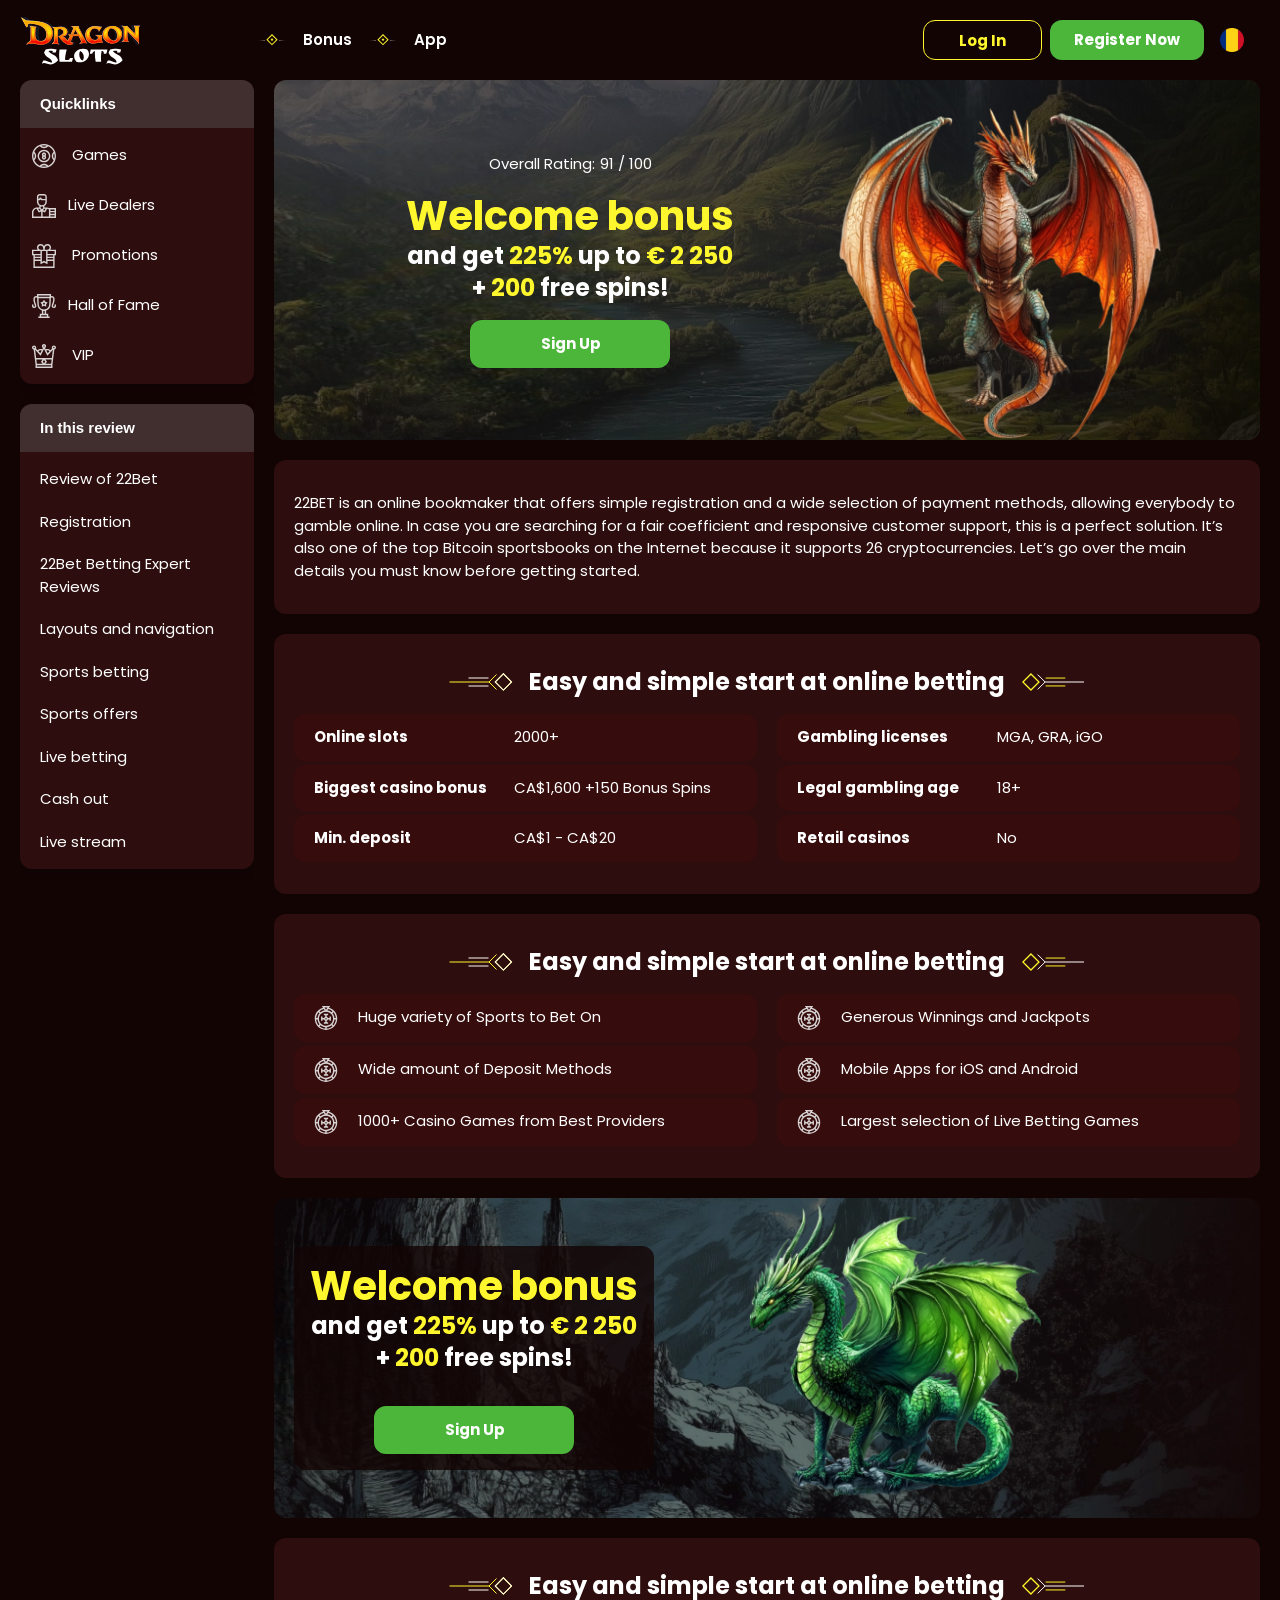
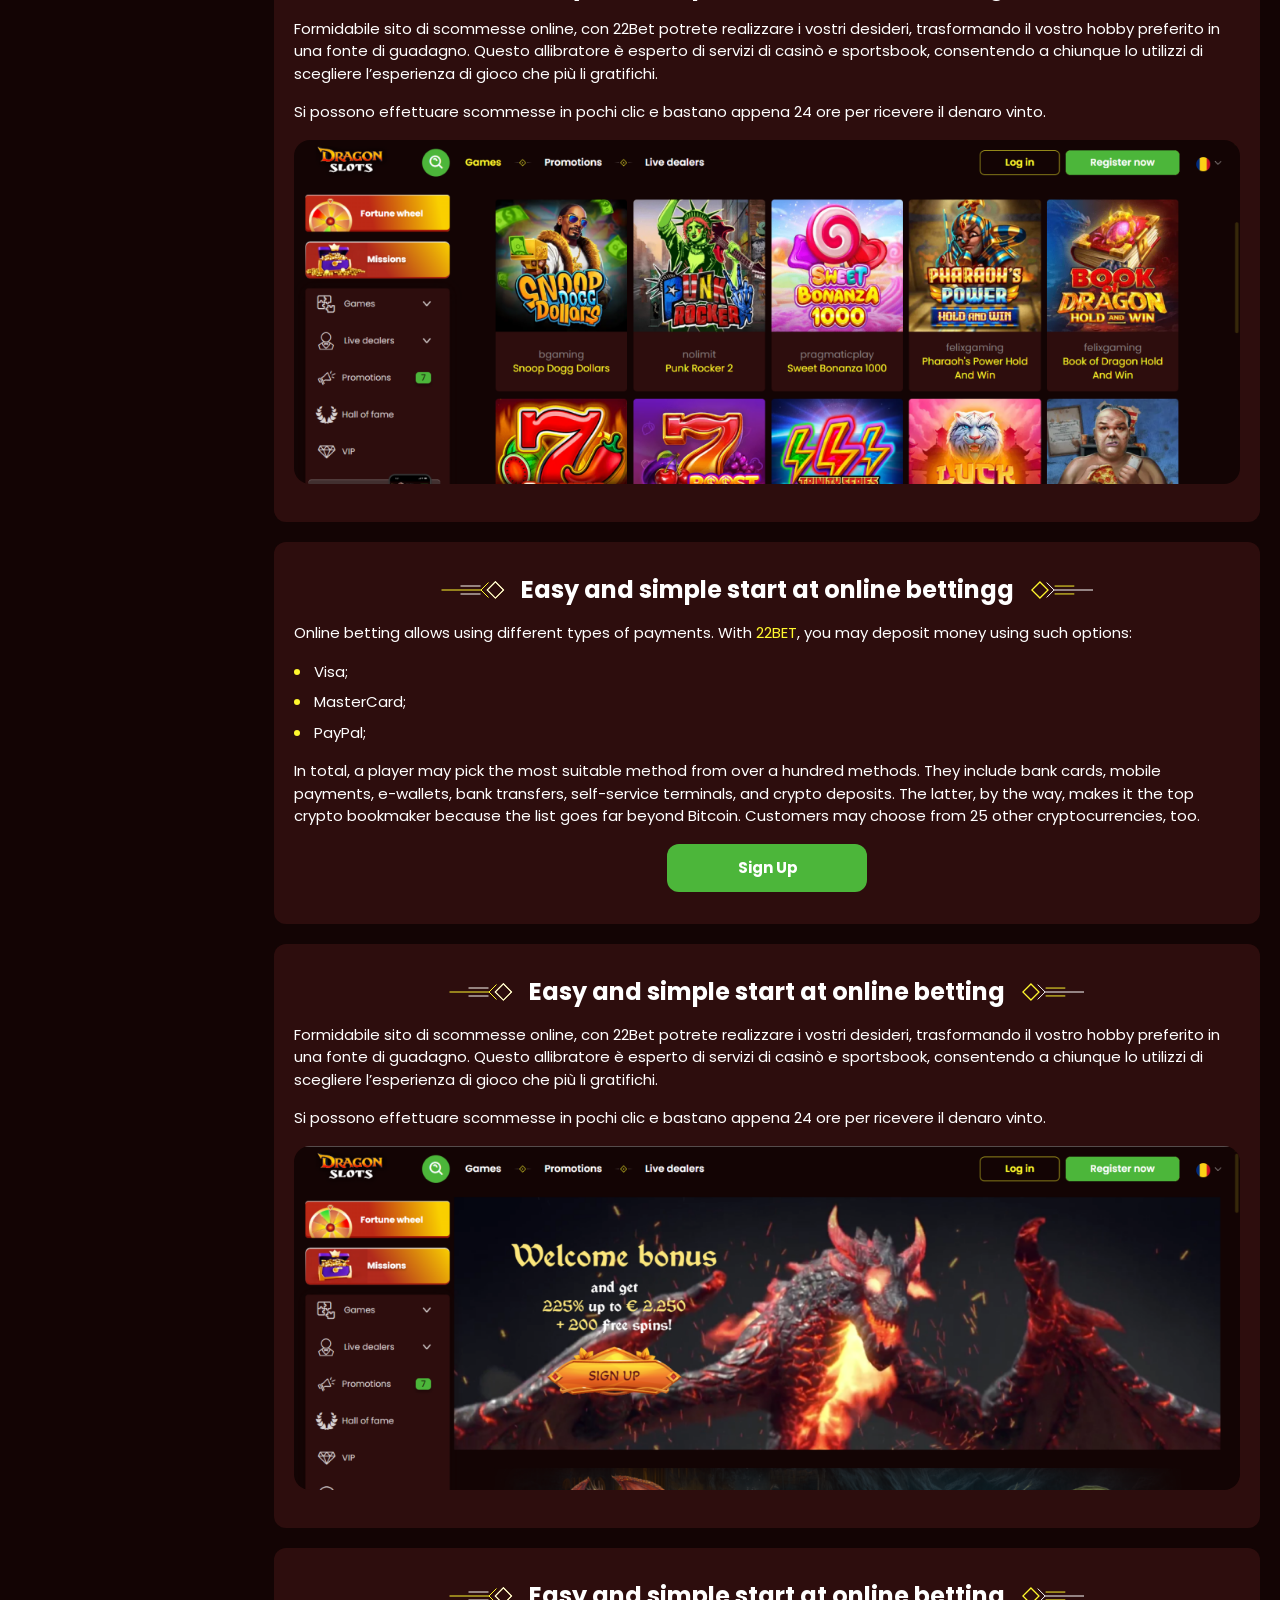
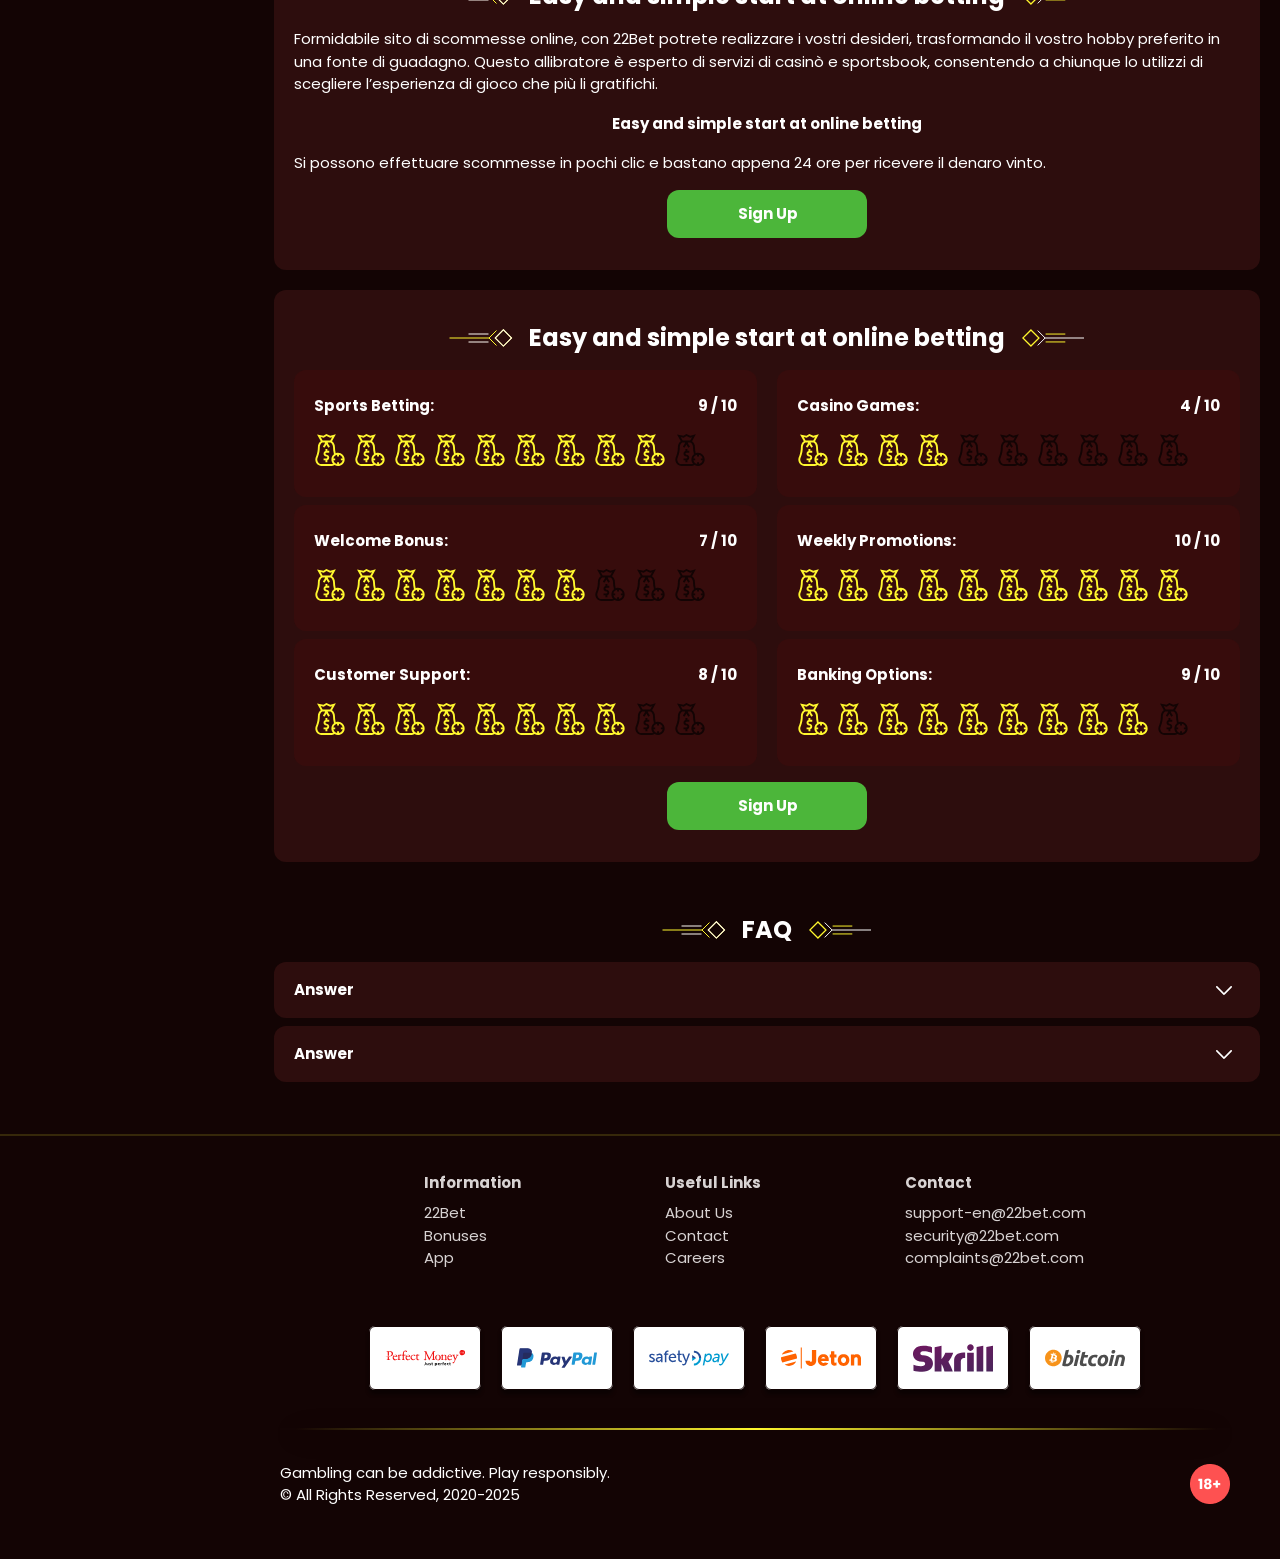
<file: index.html>
<!DOCTYPE html>
<html lang="ro">
  <head>
    <meta charset="UTF-8" />
    <meta name="viewport" content="width=device-width, initial-scale=1.0" />
    <title>Dragon-Slots</title>
    <meta name="description" content />
    <meta property="og:site_name" content />
    <meta property="og:title" content />
    <meta property="og:type" content="website" />
    <meta property="og:url" content="http://dragonslotsromania.com/" />
    <meta property="og:image" content />
    <meta property="og:image:alt" content />
    <meta property="og:locale" content="ro" />
    <meta property="og:description" content />
    <link rel="preconnect" href="https://fonts.googleapis.com" />
    <link rel="preconnect" href="https://fonts.gstatic.com" crossorigin />
    <link href="https://fonts.googleapis.com/css2?family=Akaya+Kanadaka&family=Poppins:wght@100;200;300;400;500;600;700;800;900&display=swap" rel="stylesheet">

    <link rel="stylesheet" href="./css/reset.css" />
    <link rel="stylesheet" href="./css/main.css">
    <link rel="stylesheet" href="./css/media.css">
    <link rel="icon" href="./images/vector.png" type="image/x-icon" />
    <script
      src="https://code.jquery.com/jquery-3.6.1.min.js"
      integrity="sha256-o88AwQnZB+VDvE9tvIXrMQaPlFFSUTR+nldQm1LuPXQ="
      crossorigin="anonymous"
    ></script>
  </head>
  <body>
    <header class="header">
      <section class="content header__content">
        <a href="./index.html" class="logo header__logo"
          ><img src="./images/logo.svg" alt="logo" title=""
        /></a>
        <button class="header__btn-menu">
          <svg
            width="16px"
            height="16px"
            viewBox="0 0 16 16"
            xmlns="http://www.w3.org/2000/svg"
          >
            <rect y="0" width="16" height="3" rx="1.5"></rect>
            <rect y="6.5" width="16" height="3" rx="1.5"></rect>
            <rect y="13" width="16" height="3" rx="1.5"></rect>
          </svg>
        </button>
        <nav class="menu header__menu">
          <ul class="header__menu-list">
            <li><a href="./bonus.html">Bonus</a></li>
            <li><a href="./app.html">App</a></li>
            
          </ul>
          <div class="header__btn">
            <a
              href="#"
              class="header__button header__button-login header__btn-login"
              >Log in
            </a>
            <a
              href="#"
              class="header__button header__button-signin header__btn-signin"
              >Register now</a
            >
          </div>
        </nav>
        <a href="#" class="header__button header__button-login">Log in </a>
        <a href="#" class="header__button header__button-signin">Register now</a>

        <a class="header__country" href="#">
          <span><img src="./images/flag.png" alt="Flag" title /></span>
        </a>
      </section>
    </header>
 <main class="main">
        <aside class="sidebar-wrapper">
            <section class="sidebar">
              <nav class="menu sidebar__menu">
                 <button class="sidebar__menu-button">
                  Quicklinks
                </button>
                <ul>
                    <li >
                        <a href="#" ><img src="./images/games.svg" alt=" Games"  title/> Games </a>
                      </li>
                      <li >
                        <a href="#" ><img src="./images/live.svg" alt="Live Dealers"  title/>Live Dealers</a>
                      </li>
                      <li >
                        <a href="#" > <img  src="./images/promotions.svg"  alt="Promotions"  title/> Promotions</a>
                      </li>     
                      
                      <li >
                        <a href="#" ><img src="./images/hall.svg" alt="Hall of Fame" title>Hall of Fame</a>
                      </li>
                      <li >
                        <a href="" > <img src="./images/vip.svg" alt="vip" title/> VIP</a>
                      </li>
                    
                </ul>
              </nav>
    
              <div class="sidebar__wrap">
                <button class="sidebar__links-button">
                 In this review
                </button>
                <div class="sidebar__links">
                  <ul class="sidebar__links-list">
                      <li ><a  href="#" title>Review of 22Bet</a></li>
                      <li ><a  href="#" title>Registration</a></li>
                      <li ><a  href="#" title>22Bet Betting Expert Reviews</a></li>
                      <li ><a  href="#" title>Layouts and navigation</a></li>
                      <li ><a  href="#" title>Sports betting</a></li>
                      <li ><a  href="#" title>Sports offers</a></li>
                      <li ><a  href="#" title>Live betting</a></li>
                      <li ><a  href="#" title>Cash out</a></li>
                      <li ><a  href="#" title>Live stream</a></li>
                  </ul>
                </div>
              </div>
            </section>
          </aside>
    
          <section class="content__wrapper">
            <section class="content hero hero__content">
              <div class="background hero__background">
                <img src="./images/main/bg-main.png" alt="hero" title />
              </div>
    
              <div class="hero__data">
                <div
                  class="hero__rating"
                  itemscope
                  itemtype="http://schema.org/Game"
                >
                  <p>Overall Rating:</p>
                  <meta itemprop="name" content="http://dragonslotsromania.com/" />
                  <span
                    itemprop="aggregateRating"
                    itemscope
                    itemtype="http://schema.org/AggregateRating"
                  >
                    <span itemprop="ratingValue"> 91 </span>
                    <span> / </span>
                    <span itemprop="bestRating"> 100 </span>
                    <meta itemprop="reviewCount" content="100" />
                  </span>
                </div>
                <h1 class="title general hero__title">
                  Welcome bonus </br>
<strong>and get <span>225%</span> up to <span>€ 2 250</span> </br>
+ <span>200</span> free spins!</strong>
                </h1>
                
    
                <a href="#" class="button hero__button">Sign up</a>
              </div>
            </section>
            <section class="content page-nav">
              <div class="page-nav-button sidebar__links-button">
            In this review
              </div>
              <ul class="page-nav-list sidebar__links-list">
               
                <li ><a  href="#" title>Review of 22Bet</a></li>
                <li ><a  href="#" title>Registration</a></li>
                <li ><a  href="#" title>22Bet Betting Expert Reviews</a></li>
                <li ><a  href="#" title>Layouts and navigation</a></li>
                <li ><a  href="#" title>Sports betting</a></li>
                <li ><a  href="#" title>Sports offers</a></li>
                <li ><a  href="#" title>Live betting</a></li>
                <li ><a  href="#" title>Cash out</a></li>
                <li ><a  href="#" title>Live stream</a></li>
              </ul>
            </section>
            <section class="content article ">
          
                <p >
                  22BET is an online bookmaker that offers simple registration and a wide selection of payment methods, allowing everybody to gamble online. In case you are searching for a fair coefficient and responsive customer support, this is a perfect solution. It’s also one of the top Bitcoin sportsbooks on the Internet because it supports 26 cryptocurrencies. Let’s go over the main details you must know before getting started.
                </p>
                
              </section> 
              <section class="content features">
              
                <div class="features__list features__table"> 
                  <h2 class="title high faatures__title">Easy and simple start at online betting</h2>
                    <table>
                      <tbody>
                        <tr>
                          <td>Online slots</td>
                          <td>2000+</td>
                        </tr>
                        <tr>
                          <td>Biggest casino bonus</td>
                          <td>CA$1,600 +150 Bonus Spins</td>
                        </tr>
                        <tr>
                          <td>Min. deposit</td>
                          <td>CA$1 - CA$20</td>
                        </tr>
                      </tbody>
                      <tbody>
                        <tr>
                          <td>Gambling licenses</td>
                          <td>MGA, GRA, iGO</td>
                        </tr>
                        <tr>
                          <td>Legal gambling age</td>
                          <td>18+</td>
                        </tr>
                        <tr>
                          <td>Retail casinos</td>
                          <td>No</td>
                        </tr>
                      </tbody>
                    </table>
                    
                 
                   
                    
             </section> 
                <section class="content features">
             
                <div class="features__list features__table"> 
                 
             <h2 class="title high faatures__title">Easy and simple start at online betting</h2>
                       <div class="features__list-content">
                        <ul class="features__list-item features__item">
                         <li >Huge variety of Sports to Bet On</li>
                         <li >Wide amount of Deposit Methods</li>
                         <li >1000+ Casino Games from Best Providers</li>
                       </ul>
                       <ul class="features__list-item features__item">
                         <li >Generous Winnings and Jackpots</li>
                         <li >Mobile Apps for iOS and Android</li>
                         <li >Largest selection of Live Betting Games</li>
                     </ul>
                       </div>
                   
                    </div>
                    
             </section> 
          
             <section class="content banner">
          <div class="background banner__background">
            <img src="./images/main/banner-main.png" alt="banner" title />
          </div>
          <div class="banner__info">
            <h2 class=" title high  banner__title-main"> Welcome bonus </br>
<strong>and get <span>225%</span> up to <span>€ 2 250</span> </br>
+ <span>200</span> free spins!</strong></h2>
                
                <a href="#" class="button banner__button ">Sign up</a>
          </div>
        </section>
             <section class=" content article">
                <h2 class="article__title high title">Easy and simple start at online betting</h2>
                
                <p class="">
                  Formidabile sito di scommesse online, con 22Bet potrete realizzare i
                  vostri desideri, trasformando il vostro hobby preferito in una fonte
                  di guadagno. Questo allibratore è esperto di servizi di casinò e
                  sportsbook, consentendo a chiunque lo utilizzi di scegliere
                  l’esperienza di gioco che più li gratifichi.
                </p>
               
                <p >
                  Si possono effettuare scommesse in pochi clic e bastano appena 24 ore
                  per ricevere il denaro vinto.
                </p>
                <div class="images">
                  <img
                  src="./images/main/image1-main.png"
                  alt="images" title
                  class=""
                  
                />
                </div>
              </section>
              <section class=" content article ">
                <h2 class="article__title high title">Easy and simple start at online bettingg</h2>
                <p >
                  Online betting allows using different types of payments. With <a href="#" class="article__links">22BET</a>, you may deposit money using such options:


                </p>
                <ul>
                  <li >Visa;</li>
                  <li >MasterCard;</li>
                  <li >PayPal;</li>
                </ul>
                
                <p >
                  In total, a player may pick the most suitable method from over a hundred methods. They include bank cards, mobile payments, e-wallets, bank transfers, self-service terminals, and crypto deposits. The latter, by the way, makes it the top crypto bookmaker because the list goes far beyond Bitcoin. Customers may choose from 25 other cryptocurrencies, too.

                </p>
                <a href="#" class="header__button  article__button">Sign up</a>
              </section>
              <section class=" content article">
                <h2 class="article__title high title">Easy and simple start at online betting</h2>
               
                <p class="">
                  Formidabile sito di scommesse online, con 22Bet potrete realizzare i
                  vostri desideri, trasformando il vostro hobby preferito in una fonte
                  di guadagno. Questo allibratore è esperto di servizi di casinò e
                  sportsbook, consentendo a chiunque lo utilizzi di scegliere
                  l’esperienza di gioco che più li gratifichi.
                </p>
                
                <p >
                  Si possono effettuare scommesse in pochi clic e bastano appena 24 ore
                  per ricevere il denaro vinto.
                </p>
                 <div class="images">
                  <img
                  src="./images/main/image2-main.png"
                  alt="images" title
                  class=""
                  
                />
                </div>
              </section>
              <section class=" content article ">
                <h2 class="article__title high title">Easy and simple start at online betting</h2>
                <p >
                  Formidabile sito di scommesse online, con 22Bet potrete realizzare i
                  vostri desideri, trasformando il vostro hobby preferito in una fonte
                  di guadagno. Questo allibratore è esperto di servizi di casinò e
                  sportsbook, consentendo a chiunque lo utilizzi di scegliere
                  l’esperienza di gioco che più li gratifichi.
                </p>
                <h3>Easy and simple start at online betting</h3>
                
                <p >
                  Si possono effettuare scommesse in pochi clic e bastano appena 24 ore
                  per ricevere il denaro vinto.
                </p>
                 <a href="#" class="header__button  article__button">Sign up</a>
              </section>
             <section class="content ratings ">
                <h2 class="ratings__title title high">
                 Easy and simple start at online betting
                </h2>
                
               <div class="ratings__content">
              <ul class="ratings__list">
                <li>
                 
                  <div  class="ratings__info">
                    
                    <span class="ratings__data">
                      <span>9</span>
                      <span>/</span>
                      <span>10</span>
                    </span>
                   
                    <p>Sports betting:</p>
                
                  </div>
                  <div class="ratings__img">
                    <img src="./images/main/ratings-icon.svg" alt="ratings" title>
                    <img src="./images/main/ratings-icon.svg" alt="ratings" title>
                    <img src="./images/main/ratings-icon.svg" alt="ratings" title>
                    <img src="./images/main/ratings-icon.svg" alt="ratings" title>
                    <img src="./images/main/ratings-icon.svg" alt="ratings" title>
                    <img src="./images/main/ratings-icon.svg" alt="ratings" title>
                    <img src="./images/main/ratings-icon.svg" alt="ratings" title>
                    <img src="./images/main/ratings-icon.svg" alt="ratings" title>
                    <img src="./images/main/ratings-icon.svg" alt="ratings" title>
                    <img class="ratings-icon-grey" src="./images/main/ratings-icon-grey.svg" alt="ratings" title>
                    
                  </div>
                </li>
                <li>
                  
                  <div class="ratings__info">
                    <span class="ratings__data">
                      <span>7</span>
                      <span>/</span>
                      <span>10</span>
                    </span>
                    <p>Welcome Bonus:
                    </p> 
                  </div>
                  <div class="ratings__img">
                    <img src="./images/main/ratings-icon.svg" alt="ratings" title>
                    <img src="./images/main/ratings-icon.svg" alt="ratings" title>
                    <img src="./images/main/ratings-icon.svg" alt="ratings" title>
                    <img src="./images/main/ratings-icon.svg" alt="ratings" title>
                    <img src="./images/main/ratings-icon.svg" alt="ratings" title>
                  <img src="./images/main/ratings-icon.svg" alt="ratings" title>
                  <img src="./images/main/ratings-icon.svg" alt="ratings" title>
                    <img class="ratings-icon-grey" src="./images/main/ratings-icon-grey.svg" alt="ratings" title>
                    <img class="ratings-icon-grey" src="./images/main/ratings-icon-grey.svg" alt="ratings" title>
                    <img class="ratings-icon-grey" src="./images/main/ratings-icon-grey.svg" alt="ratings" title>
                
                  </div>
                </li>
                <li>
                  
                  <div class="ratings__info">
                    <span class="ratings__data">
                      <span>8</span>
                      <span>/</span>
                      <span>10</span>
                    </span>
                    <p>Customer support:</p>
              
                  </div>
                  <div class="ratings__img">
                    <img src="./images/main/ratings-icon.svg" alt="ratings" title>
                    <img src="./images/main/ratings-icon.svg" alt="ratings" title>
                    <img src="./images/main/ratings-icon.svg" alt="ratings" title>
                    <img src="./images/main/ratings-icon.svg" alt="ratings" title>
                    <img src="./images/main/ratings-icon.svg" alt="ratings" title>
                    <img src="./images/main/ratings-icon.svg" alt="ratings" title>
                    <img src="./images/main/ratings-icon.svg" alt="ratings" title>
                    <img src="./images/main/ratings-icon.svg" alt="ratings" title>
                    <img class="ratings-icon-grey" src="./images/main/ratings-icon-grey.svg" alt="ratings" title>
                    <img class="ratings-icon-grey" src="./images/main/ratings-icon-grey.svg" alt="ratings" title>
                    
                  </div>  
              </li>
              </ul>
              <ul class="ratings__list">
              <li>
               
                <div class="ratings__info">
                  <span class="ratings__data">
                    <span>4</span>
                    <span>/</span>
                    <span>10</span>
                  </span>
                  <p>Casino games:</p>
                
                </div>
                <div class="ratings__img">
                  <img src="./images/main/ratings-icon.svg" alt="ratings" title>
                  <img src="./images/main/ratings-icon.svg" alt="ratings" title>
                  <img src="./images/main/ratings-icon.svg" alt="ratings" title>
                  <img src="./images/main/ratings-icon.svg" alt="ratings" title>
                  <img class="ratings-icon-grey" src="./images/main/ratings-icon-grey.svg" alt="ratings" title>
                  <img class="ratings-icon-grey" src="./images/main/ratings-icon-grey.svg" alt="ratings" title>
                  <img class="ratings-icon-grey" src="./images/main/ratings-icon-grey.svg" alt="ratings" title>
                  <img class="ratings-icon-grey" src="./images/main/ratings-icon-grey.svg" alt="ratings" title>
                  <img class="ratings-icon-grey" src="./images/main/ratings-icon-grey.svg" alt="ratings" title>
                  <img class="ratings-icon-grey" src="./images/main/ratings-icon-grey.svg" alt="ratings" title>
                 
                </div>
              
               
              </li>
                <li>
                 
                  <div class="ratings__info">
                    <span class="ratings__data">
                      <span>10</span>
                      <span>/</span>
                      <span>10</span>
                    </span>
                    <p>Weekly Promotions:
                    </p>
              
                  </div>
                  <div class="ratings__img">
                    <img src="./images/main/ratings-icon.svg" alt="ratings" title>
                  <img src="./images/main/ratings-icon.svg" alt="ratings" title>
                  <img src="./images/main/ratings-icon.svg" alt="ratings" title>
                  <img src="./images/main/ratings-icon.svg" alt="ratings" title>
                  <img src="./images/main/ratings-icon.svg" alt="ratings" title>
                  <img src="./images/main/ratings-icon.svg" alt="ratings" title>
                  <img src="./images/main/ratings-icon.svg" alt="ratings" title>
                  <img src="./images/main/ratings-icon.svg" alt="ratings" title>
                  <img src="./images/main/ratings-icon.svg" alt="ratings" title>
                  <img src="./images/main/ratings-icon.svg" alt="ratings" title>
                  </div>   
                  
                </li> 
              <li>
               
                <div class="ratings__info">
                  <span class="ratings__data">
                    <span>9</span>
                    <span>/</span>
                    <span>10</span>
                  </span>
                  <p>Banking Options:</p>
                  
                </div> 
                <div class="ratings__img">
                  <img src="./images/main/ratings-icon.svg" alt="ratings" title>
                  <img src="./images/main/ratings-icon.svg" alt="ratings" title>
                  <img src="./images/main/ratings-icon.svg" alt="ratings" title>
                  <img src="./images/main/ratings-icon.svg" alt="ratings" title>
                  <img src="./images/main/ratings-icon.svg" alt="ratings" title>
                  <img src="./images/main/ratings-icon.svg" alt="ratings" title>
                  <img src="./images/main/ratings-icon.svg" alt="ratings" title>
                  <img src="./images/main/ratings-icon.svg" alt="ratings" title>
                  <img src="./images/main/ratings-icon.svg" alt="ratings" title>
                  <img class="ratings-icon-grey" src="./images/main/ratings-icon-grey.svg" alt="ratings" title>
                </div>
              </li> 
            
              </ul>
             
            </div>

              
              <a href="#" class="header__button ratings__button">Sign up</a>
              </section>
               <section class="content faq ">
                <h2 class="title high faq__title ">FAQ</h2>
                <ul class="faq__list " itemscope itemtype="https://schema.org/FAQPage">
                  <li class="faq__item"  itemscope itemprop="mainEntity" itemtype="https://schema.org/Question">
                    <h3 class="title medium faq__subtitle js-button-expander"  itemprop="name">Answer
                     </h3>
                    <div  class="faq__answer js-expand-content" itemscope  itemprop="acceptedAnswer" itemtype="https://schema.org/Answer">
                      <p  itemprop="text">
                        This is Photoshop's version of Lorem Ipsum. Proin gravida nibh vel velit auctor aliquet. Aenean sollicitudin, lorem quis bibendum auctor, nisi elit consequat ipsum, nec sagittis sem nibh id elit. Duis sed odio sit amet nibh vulputate cursus a sit amet mauris. Morbi accumsan ipsum velit. Nam nec tellus a odio tincidunt auctor a ornare odio. 
                      </p>
                    </div>
                  </li>
                  <li class="faq__item"  itemscope itemprop="mainEntity" itemtype="https://schema.org/Question">
                    <h3 class="title medium faq__subtitle js-button-expander"  itemprop="name">Answer</h3>
                    <div class="faq__answer js-expand-content" itemscope  itemprop="acceptedAnswer" itemtype="https://schema.org/Answer">
                      <p  itemprop="text">
                    This is Photoshop's version of Lorem Ipsum. Proin gravida nibh vel velit auctor aliquet. Aenean sollicitudin, lorem quis bibendum auctor, nisi elit consequat ipsum, nec sagittis sem nibh id elit. Duis sed odio sit amet nibh vulputate cursus a sit amet mauris. Morbi accumsan ipsum velit. Nam nec tellus a odio tincidunt auctor a ornare odio. 
                      </p>
                    </div>
                  </li> 
                  
                 
                </ul>
              </section> 
              <div class=""  onclick="scrollToTop()">
                <button class="main__arrow" id="scrollToTopBtn"></button>
              </div> 
          </section>
    
    </main> 
    <footer class="footer  ">
     
      <section class="content footer__content">
     
       <ul class="footer__menu">
          <li>
            <div>Information</div>
            <ul class="footer__info">
              <li><a href="#">22Bet </a></li>
              <li><a href="#">Bonuses</a></li>
              <li><a href="#">App </a></li>
            </ul>
          </li>
          <li>
            <div>Useful Links</div>
            <ul class="footer__info">
              <li><a href="#">About Us</a></li>
              <li><a href="#">Contact</a></li>
              <li><a href="#">Careers</a></li>
            </ul>
          </li>
          <li>
            <div>Contact</div>
            <ul class="footer__info">
              <li>
                <a href="mailto:support-en@22bet.com">support-en@22bet.com</a>
              </li>
              <li>
                <a href="mailto:security@22bet.com">security@22bet.com</a>
              </li>
              <li>
                <a href="mailto:complaints@22bet.com">complaints@22bet.com</a>
              </li>
            </ul>
          </li>
        </ul>
      

      <ul class="footer-card__list">
        <li >
          <a href="#" >
            <img src="./images/perfect.svg" alt="perfect money" title=""/>
          </a>
        </li>
        <li >
          <a href="#" >
            <img src="./images/paypal.svg" alt="pay pal" title=""/>
          </a>
        </li>
        <li >
          <a href="#" >
            <img src="./images/safety.svg" alt="safety pay" title=""/>
          </a>
        </li>
        <li >
          <a href="#" >
            <img src="./images/jeton.svg" alt="jeton" title=""/>
          </a>
        </li>
        <li >
          <a href="#" >
            <img src="./images/skrill.svg" alt="skrill" title=""/>
          </a>
        </li>
        <li >
          <a href="#" >
            <img src="./images/bitcoin.svg" alt="bitcoin" title=""/>
          </a>
        </li>
      </ul>
      <div class="footer__box">
       <div> <p>Gambling can be addictive. Play responsibly.</p>
          <p>&copy; All Rights Reserved, 2020-2025</p></div>
        <img src="./images/limit.png" alt="age limit" title=""/>
      </div>
      
    </section>
    </footer>
    <script src="./js/expander.js" defer></script>
    <script src="./js/sidebar.js" defer></script>
    <script src="./js/arrowUp.js" defer></script>
    <script src="./js/mobile-menu.js" defer></script>
  </body>
</html>
</file>
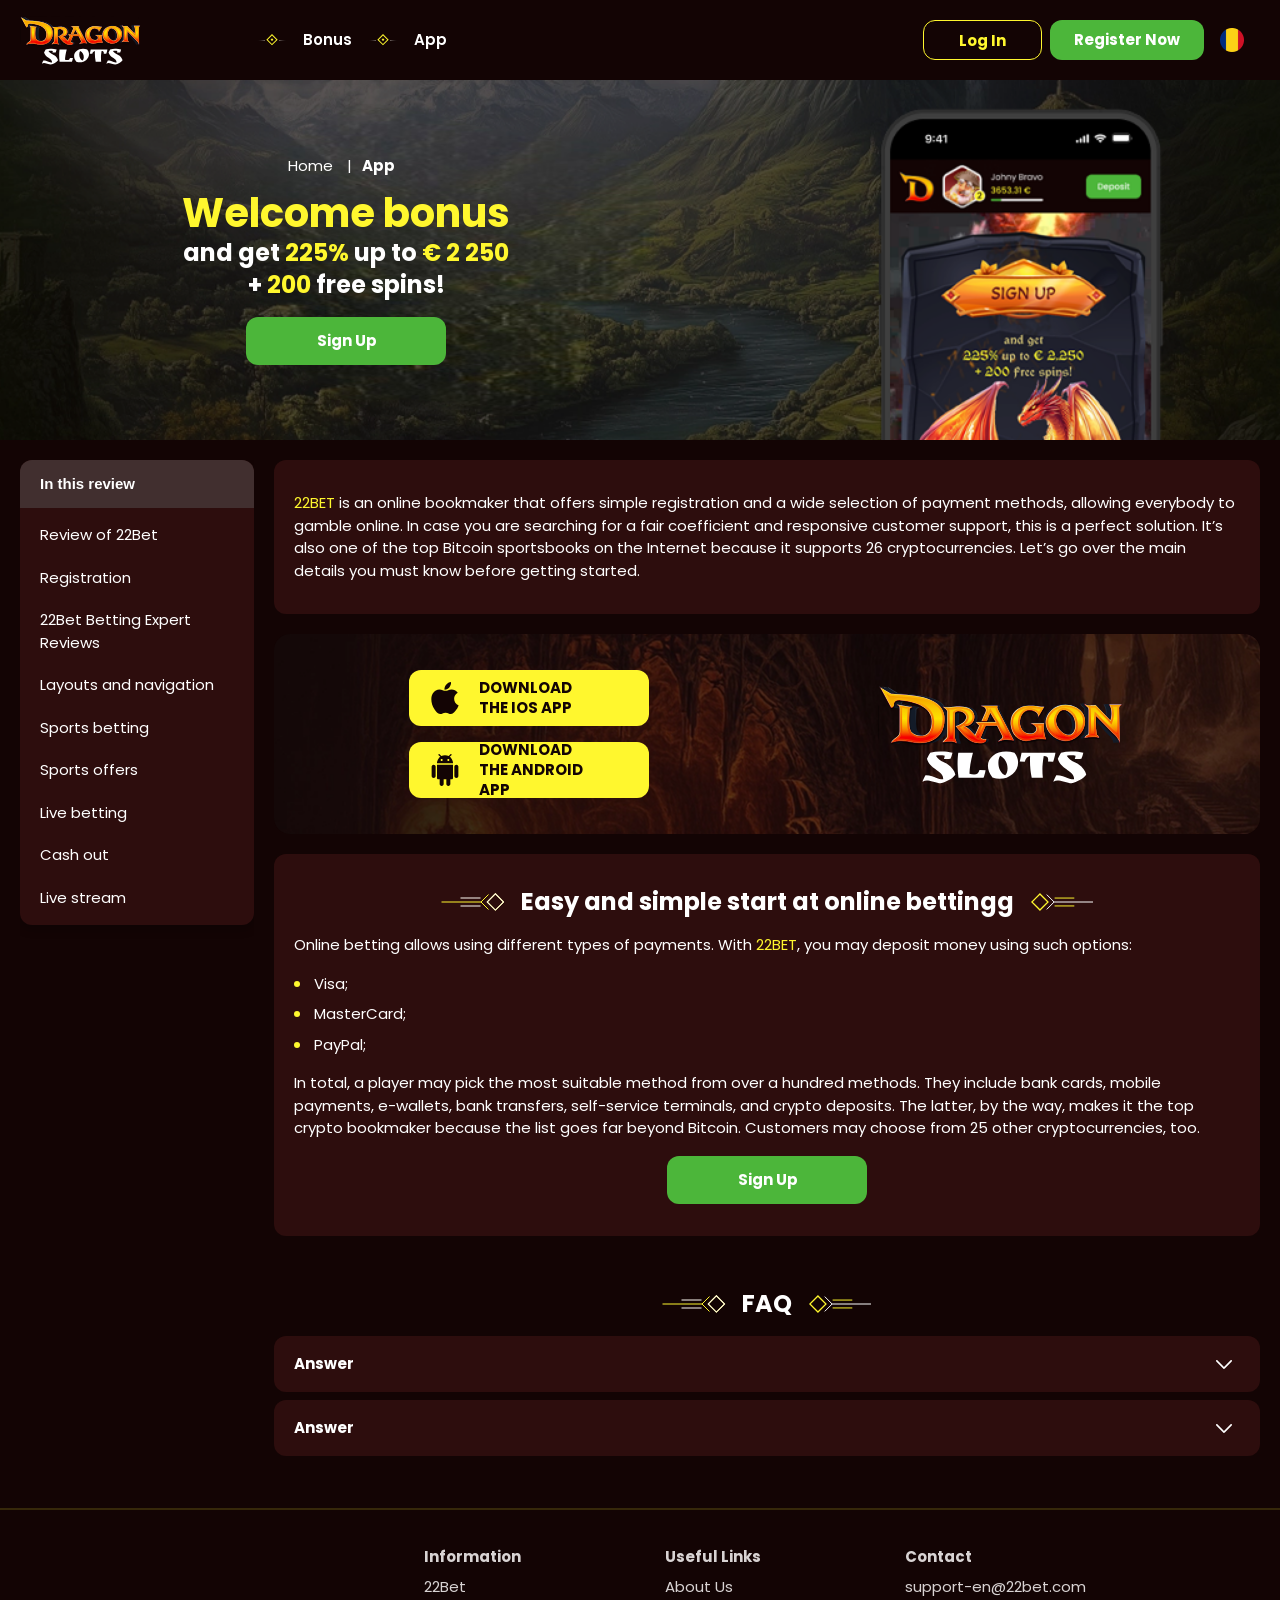
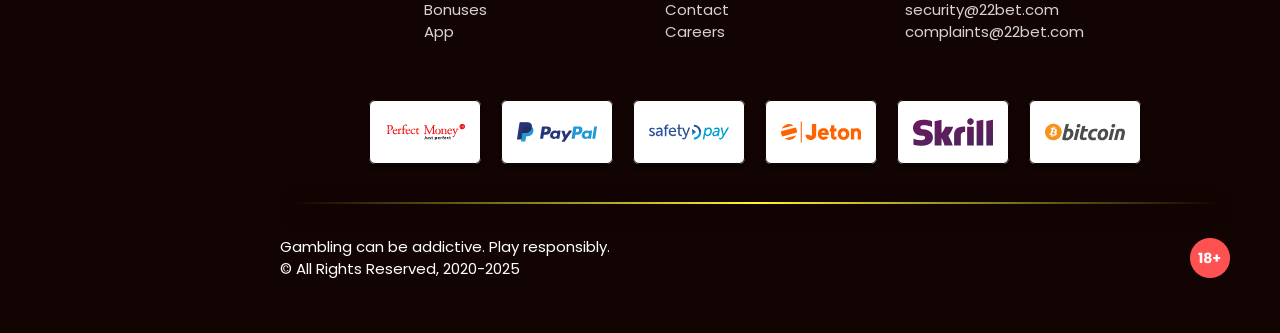
<file: app.html>
<!DOCTYPE html>
<html lang="ro">
  <head>
    <meta charset="UTF-8" />
    <meta name="viewport" content="width=device-width, initial-scale=1.0" />
    <title>Dragon-Slots</title>
    <meta
      name="description"
      content=""
    />
    <meta property="og:site_name" content="" />
    <meta
      property="og:title"
      content=""
    />
    <meta property="og:type" content="website" />
    <meta property="og:url" content="http://dragonslotsromania.com/" />
    <meta property="og:image" content />
    <meta property="og:image:alt" content />
    <meta property="og:locale" content="ro" />
    <meta
      property="og:description"
      content=""
    />
    <link rel="preconnect" href="https://fonts.googleapis.com" />
    <link rel="preconnect" href="https://fonts.gstatic.com" crossorigin />
    <link href="https://fonts.googleapis.com/css2?family=Akaya+Kanadaka&family=Poppins:wght@100;200;300;400;500;600;700;800;900&display=swap" rel="stylesheet">

    <link rel="stylesheet" href="./css/reset.css" />
    <link rel="stylesheet" href="./css/main.css" />
    <link rel="stylesheet" href="./css/media.css" />
    <link rel="icon" href="./images/vector.png" type="image/x-icon" />
    <script
      src="https://code.jquery.com/jquery-3.6.1.min.js"
      integrity="sha256-o88AwQnZB+VDvE9tvIXrMQaPlFFSUTR+nldQm1LuPXQ="
      crossorigin="anonymous"
    ></script>
  </head>
  <body>
    <header class="header">
      <section class="content header__content">
        <a href="./index.html" class="logo header__logo"
          ><img src="./images/logo.svg" alt="logo" title=""
        /></a>
        <button class="header__btn-menu">
          <svg
            width="16px"
            height="16px"
            viewBox="0 0 16 16"
            xmlns="http://www.w3.org/2000/svg"
          >
            <rect y="0" width="16" height="3" rx="1.5"></rect>
            <rect y="6.5" width="16" height="3" rx="1.5"></rect>
            <rect y="13" width="16" height="3" rx="1.5"></rect>
          </svg>
        </button>
        <nav class="menu header__menu">
          <ul class="header__menu-list">
            <li><a href="./bonus.html">Bonus</a></li>
            <li><a href="./index.html">App</a></li>
           
          </ul>
          <div class="header__btn">
            <a
              href="#"
              class="header__button header__button-login header__btn-login"
              >Log in
            </a>
            <a
              href="#"
              class="header__button header__button-signin header__btn-signin"
              >Register now</a
            >
          </div>
        </nav>
        <a href="#" class="header__button header__button-login">Log in </a>
        <a href="#" class="header__button header__button-signin">Register now</a>

        <a class="header__country" href="#">
          <span><img src="./images/flag.png" alt=" Flag" title /></span>
        </a>
      </section>
    </header>
      <section class=" hero hero__page">
          <div class="background hero__background">
            <img src="./images/app/bg-app.png" alt="hero" title />
          </div>

          <div class="hero__data hero__data-app">
            <ul
              class="breadcrumbs"
              itemscope
              itemtype="https://schema.org/BreadcrumbList"
            >
              <li
                itemprop="itemListElement"
                itemscope
                itemtype="https://schema.org/ListItem"
              >
                <a href="#" itemprop="item">
                  <span itemprop="name">Home</span></a
                >
                <meta itemprop="position" content="1" />
              </li>
              <li
                itemprop="itemListElement"
                itemscope
                itemtype="https://schema.org/ListItem"
              >
                <a href="#" itemprop="item"> <span itemprop="name">App</span></a>
                <meta itemprop="position" content="2" />
              </li>
            </ul>
             <h1 class="title general hero__title">
                  Welcome bonus </br>
<strong>and get <span>225%</span> up to <span>€ 2 250</span> </br>
+ <span>200</span> free spins!</strong>
                </h1>
                
    
                <a href="#" class="button hero__button">Sign up</a>
          </div>
        </section>
    <main class="main main-page">
      <aside class="sidebar-wrapper">
        <section class="sidebar">
        

          <div class="sidebar__wrap sidebar__wrap-page">
            <button class="sidebar__links-button">
             In this review
            </button>
            <div class="sidebar__links">
              <ul class="sidebar__links-list">
                  <li ><a  href="#" title>Review of 22Bet</a></li>
                  <li ><a  href="#" title>Registration</a></li>
                  <li ><a  href="#" title>22Bet Betting Expert Reviews</a></li>
                  <li ><a  href="#" title>Layouts and navigation</a></li>
                  <li ><a  href="#" title>Sports betting</a></li>
                  <li ><a  href="#" title>Sports offers</a></li>
                  <li ><a  href="#" title>Live betting</a></li>
                  <li ><a  href="#" title>Cash out</a></li>
                  <li ><a  href="#" title>Live stream</a></li>
              </ul>
            </div>
          </div>
        </section>
      </aside>

      <section class="content__wrapper">
      
        <section class="content page-nav">
          <div class="page-nav-button sidebar__links-button">In this review</div>
          <ul class="page-nav-list sidebar__links-list">
            <li><a href="#" title>Review of 22Bet</a></li>
            <li><a href="#" title>Registration</a></li>
            <li><a href="#" title>22Bet Betting Expert Reviews</a></li>
            <li><a href="#" title>Layouts and navigation</a></li>
            <li><a href="#" title>Sports betting</a></li>
            <li><a href="#" title>Sports offers</a></li>
            <li><a href="#" title>Live betting</a></li>
            <li><a href="#" title>Cash out</a></li>
            <li><a href="#" title>Live stream</a></li>
          </ul>
        </section>
        <section class="content article">
          
          <p>
             <a class="article__links" href="#">22BET</a> is an online bookmaker that offers simple registration and a wide selection of payment methods, allowing everybody to gamble online. In case you are searching for a fair coefficient and responsive customer support, this is a perfect solution. It’s also one of the top Bitcoin sportsbooks on the Internet because it supports 26 cryptocurrencies. Let’s go over the main details you must know before getting started.</p>
        </section>
        <section class="content banner banner__app">
          <div class="background banner__background-app">
            <img src="./images/app/banner-app.png" alt="banner" title />
          </div>
          <div class="banner__content banner__content-app">
            <div class="button__wrap-app">
              <a href="#" class="banner__btn banner__btn-app">
              Download </br>
              the IOS app
              </a>
              <a href="#" class="banner__btn banner__btn-android"
                >Download </br> the Android app</a
              >
            </div>
            <a href="#" class="logo banner__logo"
              ><img src="./images/app/banner-logo-app.svg" alt="logo" title=""
            /></a>
         
          </div>
        </section>
     <section class=" content article ">
                <h2 class="article__title high title">Easy and simple start at online bettingg</h2>
                <p >
                  Online betting allows using different types of payments. With <a href="#" class="article__links">22BET</a>, you may deposit money using such options:


                </p>
                <ul>
                  <li >Visa;</li>
                  <li >MasterCard;</li>
                  <li >PayPal;</li>
                </ul>
                
                <p >
                  In total, a player may pick the most suitable method from over a hundred methods. They include bank cards, mobile payments, e-wallets, bank transfers, self-service terminals, and crypto deposits. The latter, by the way, makes it the top crypto bookmaker because the list goes far beyond Bitcoin. Customers may choose from 25 other cryptocurrencies, too.

                </p>
                <a href="#" class="header__button  article__button">Sign up</a>
              </section>
      <section class="content faq ">
                <h2 class="title high faq__title ">FAQ</h2>
                <ul class="faq__list " itemscope itemtype="https://schema.org/FAQPage">
                  <li class="faq__item"  itemscope itemprop="mainEntity" itemtype="https://schema.org/Question">
                    <h3 class="title medium faq__subtitle js-button-expander"  itemprop="name">Answer
                     </h3>
                    <div  class="faq__answer js-expand-content" itemscope  itemprop="acceptedAnswer" itemtype="https://schema.org/Answer">
                      <p  itemprop="text">
                        This is Photoshop's version of Lorem Ipsum. Proin gravida nibh vel velit auctor aliquet. Aenean sollicitudin, lorem quis bibendum auctor, nisi elit consequat ipsum, nec sagittis sem nibh id elit. Duis sed odio sit amet nibh vulputate cursus a sit amet mauris. Morbi accumsan ipsum velit. Nam nec tellus a odio tincidunt auctor a ornare odio. 
                      </p>
                    </div>
                  </li>
                  <li class="faq__item"  itemscope itemprop="mainEntity" itemtype="https://schema.org/Question">
                    <h3 class="title medium faq__subtitle js-button-expander"  itemprop="name">Answer</h3>
                    <div class="faq__answer js-expand-content" itemscope  itemprop="acceptedAnswer" itemtype="https://schema.org/Answer">
                      <p  itemprop="text">
                    This is Photoshop's version of Lorem Ipsum. Proin gravida nibh vel velit auctor aliquet. Aenean sollicitudin, lorem quis bibendum auctor, nisi elit consequat ipsum, nec sagittis sem nibh id elit. Duis sed odio sit amet nibh vulputate cursus a sit amet mauris. Morbi accumsan ipsum velit. Nam nec tellus a odio tincidunt auctor a ornare odio. 
                      </p>
                    </div>
                  </li> 
                  
                 
                </ul>
              </section> 
      </section>
    </main>
     <footer class="footer  ">
     
      <section class="content footer__content">
     
       <ul class="footer__menu">
          <li>
            <div>Information</div>
            <ul class="footer__info">
              <li><a href="#">22Bet </a></li>
              <li><a href="#">Bonuses</a></li>
              <li><a href="#">App </a></li>
            </ul>
          </li>
          <li>
            <div>Useful Links</div>
            <ul class="footer__info">
              <li><a href="#">About Us</a></li>
              <li><a href="#">Contact</a></li>
              <li><a href="#">Careers</a></li>
            </ul>
          </li>
          <li>
            <div>Contact</div>
            <ul class="footer__info">
              <li>
                <a href="mailto:support-en@22bet.com">support-en@22bet.com</a>
              </li>
              <li>
                <a href="mailto:security@22bet.com">security@22bet.com</a>
              </li>
              <li>
                <a href="mailto:complaints@22bet.com">complaints@22bet.com</a>
              </li>
            </ul>
          </li>
        </ul>
      

      <ul class="footer-card__list">
        <li >
          <a href="#" >
            <img src="./images/perfect.svg" alt="perfect money" title=""/>
          </a>
        </li>
        <li >
          <a href="#" >
            <img src="./images/paypal.svg" alt="pay pal" title=""/>
          </a>
        </li>
        <li >
          <a href="#" >
            <img src="./images/safety.svg" alt="safety pay" title=""/>
          </a>
        </li>
        <li >
          <a href="#" >
            <img src="./images/jeton.svg" alt="jeton" title=""/>
          </a>
        </li>
        <li >
          <a href="#" >
            <img src="./images/skrill.svg" alt="skrill" title=""/>
          </a>
        </li>
        <li >
          <a href="#" >
            <img src="./images/bitcoin.svg" alt="bitcoin" title=""/>
          </a>
        </li>
      </ul>
      <div class="footer__box">
       <div> <p>Gambling can be addictive. Play responsibly.</p>
          <p>&copy; All Rights Reserved, 2020-2025</p></div>
        <img src="./images/limit.png" alt="age limit" title=""/>
      </div>
      
    </section>
    </footer>
    <script src="./js/sidebar.js" defer></script>
    <script src="./js/expander.js" defer></script>
    <script src="./js/mobile-menu.js" defer></script>
  </body>
</html>
</file>
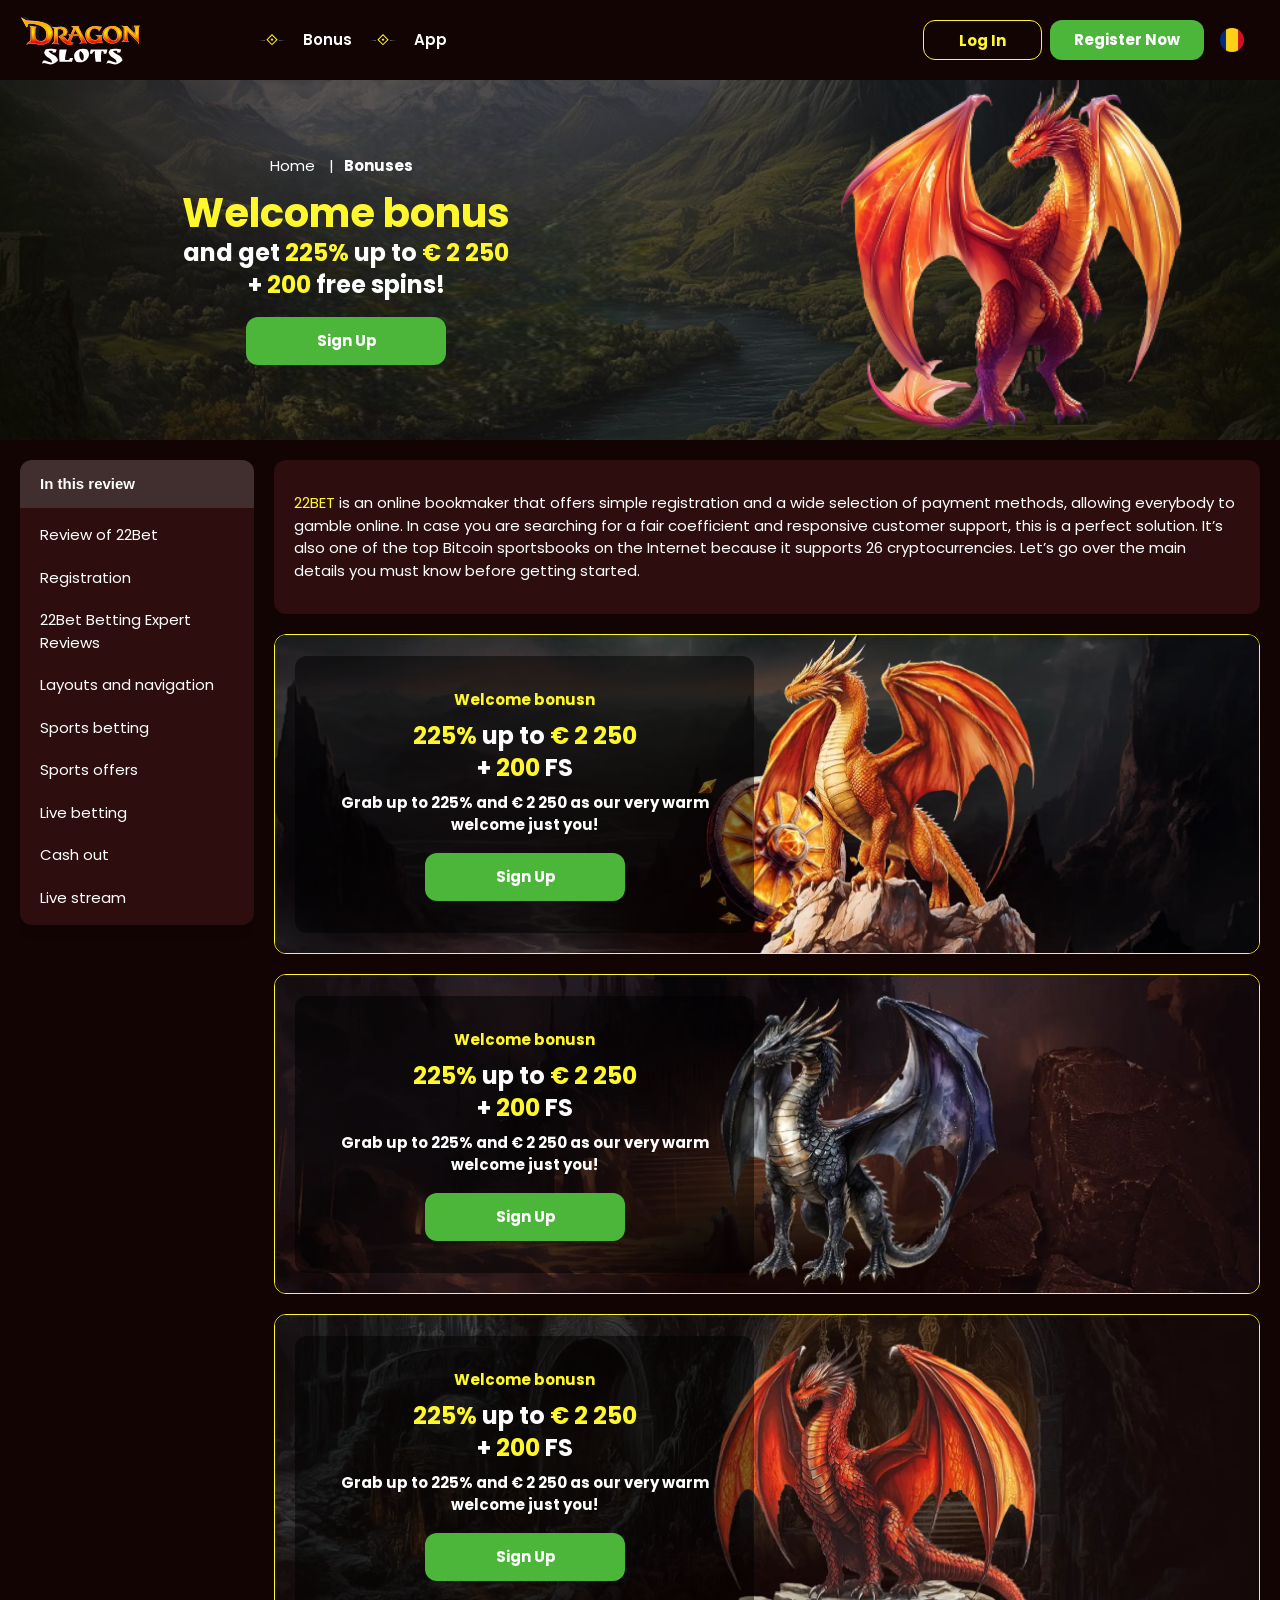
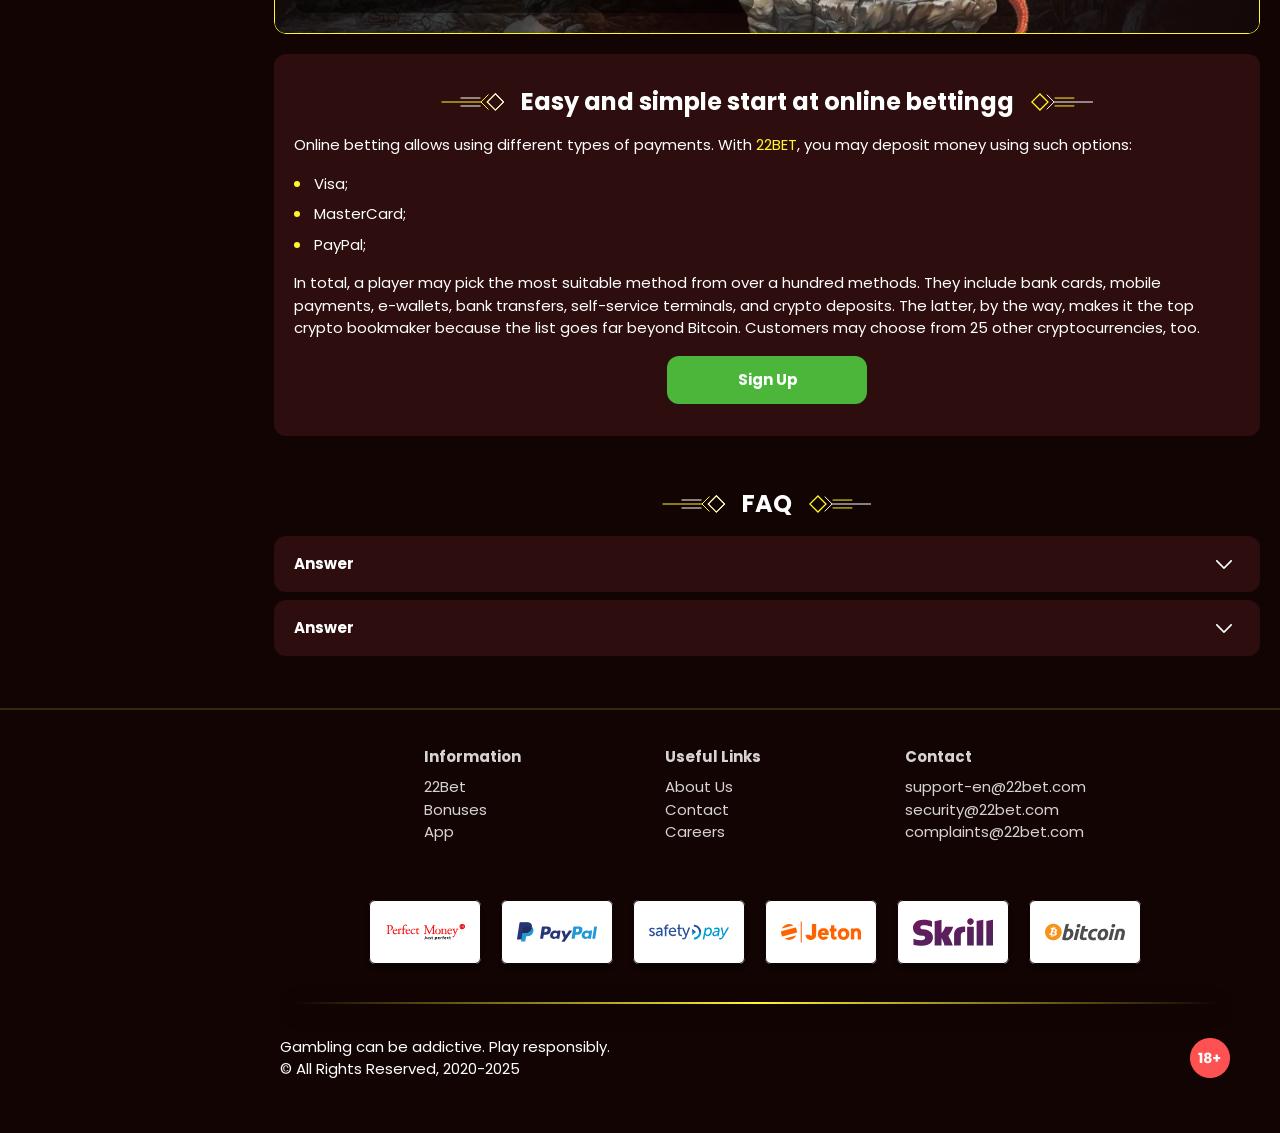
<file: bonus.html>
<!DOCTYPE html>
<html lang="ro">
  <head>
    <meta charset="UTF-8" />
    <meta name="viewport" content="width=device-width, initial-scale=1.0" />
    <title>Dragon-Slots</title>
    <meta name="description" content="" />
    <meta property="og:site_name" content="" />
    <meta property="og:title" content="" />
    <meta property="og:type" content="website" />
    <meta property="og:url" content="http://dragonslotsromania.com/" />
    <meta property="og:image" content />
    <meta property="og:image:alt" content />
    <meta property="og:locale" content="ro" />
    <meta property="og:description" content="." />
    <link rel="preconnect" href="https://fonts.googleapis.com" />
    <link rel="preconnect" href="https://fonts.gstatic.com" crossorigin />
    <link
      href="https://fonts.googleapis.com/css2?family=Akaya+Kanadaka&family=Poppins:wght@100;200;300;400;500;600;700;800;900&display=swap"
      rel="stylesheet"
    />

    <link rel="stylesheet" href="./css/reset.css" />
    <link rel="stylesheet" href="./css/main.css" />
    <link rel="stylesheet" href="./css/media.css" />
    <link rel="icon" href="./images/vector.png" type="image/x-icon" />
    <script
      src="https://code.jquery.com/jquery-3.6.1.min.js"
      integrity="sha256-o88AwQnZB+VDvE9tvIXrMQaPlFFSUTR+nldQm1LuPXQ="
      crossorigin="anonymous"
    ></script>
  </head>
  <body>
    <header class="header">
      <section class="content header__content">
        <a href="./index.html" class="logo header__logo"
          ><img src="./images/logo.svg" alt="logo" title=""
        /></a>
        <button class="header__btn-menu">
          <svg
            width="16px"
            height="16px"
            viewBox="0 0 16 16"
            xmlns="http://www.w3.org/2000/svg"
          >
            <rect y="0" width="16" height="3" rx="1.5"></rect>
            <rect y="6.5" width="16" height="3" rx="1.5"></rect>
            <rect y="13" width="16" height="3" rx="1.5"></rect>
          </svg>
        </button>
        <nav class="menu header__menu">
          <ul class="header__menu-list">
            <li><a href="./bonus.html">Bonus</a></li>
            <li><a href="./app.html">App</a></li>
          </ul>
          <div class="header__btn">
            <a
              href="#"
              class="header__button header__button-login header__btn-login"
              >Log in
            </a>
            <a
              href="#"
              class="header__button header__button-signin header__btn-signin"
              >Register now</a
            >
          </div>
        </nav>
        <a href="#" class="header__button header__button-login">Log in </a>
        <a href="#" class="header__button header__button-signin">Register now</a>

        <a class="header__country" href="#">
          <span><img src="./images/flag.png" alt="Flag" title /></span>
        </a>
      </section>
    </header>
    <section class="hero hero__page">
      <div class="background hero__background">
        <img src="./images/bonus/bg-bonus.png" alt="hero" title />
      </div>

      <div class="hero__data hero__data-bonus">
        <ul
          class="breadcrumbs"
          itemscope
          itemtype="https://schema.org/BreadcrumbList"
        >
          <li
            itemprop="itemListElement"
            itemscope
            itemtype="https://schema.org/ListItem"
          >
            <a href="#" itemprop="item"> <span itemprop="name">Home</span></a>
            <meta itemprop="position" content="1" />
          </li>
          <li
            itemprop="itemListElement"
            itemscope
            itemtype="https://schema.org/ListItem"
          >
            <a href="#" itemprop="item"> <span itemprop="name">Bonuses</span></a>
            <meta itemprop="position" content="2" />
          </li>
        </ul>
          <h1 class="title general hero__title">
                  Welcome bonus </br>
<strong>and get <span>225%</span> up to <span>€ 2 250</span> </br>
+ <span>200</span> free spins!</strong>
                </h1>
                
    
                <a href="#" class="button hero__button">Sign up</a>
      </div>
    </section>
    <main class="main main-page">
      <aside class="sidebar-wrapper">
        <section class="sidebar sidebar-page">
          <div class="sidebar__wrap sidebar__wrap-page">
            <button class="sidebar__links-button">In this review</button>
            <div class="sidebar__links">
              <ul class="sidebar__links-list">
                <li><a href="#" title>Review of 22Bet</a></li>
                <li><a href="#" title>Registration</a></li>
                <li><a href="#" title>22Bet Betting Expert Reviews</a></li>
                <li><a href="#" title>Layouts and navigation</a></li>
                <li><a href="#" title>Sports betting</a></li>
                <li><a href="#" title>Sports offers</a></li>
                <li><a href="#" title>Live betting</a></li>
                <li><a href="#" title>Cash out</a></li>
                <li><a href="#" title>Live stream</a></li>
              </ul>
            </div>
          </div>
        </section>
      </aside>

      <section class="content__wrapper">
        <section class="content page-nav">
          <div class="page-nav-button sidebar__links-button">
            In this review
          </div>
          <ul class="page-nav-list sidebar__links-list">
            <li><a href="#" title>Review of 22Bet</a></li>
            <li><a href="#" title>Registration</a></li>
            <li><a href="#" title>22Bet Betting Expert Reviews</a></li>
            <li><a href="#" title>Layouts and navigation</a></li>
            <li><a href="#" title>Sports betting</a></li>
            <li><a href="#" title>Sports offers</a></li>
            <li><a href="#" title>Live betting</a></li>
            <li><a href="#" title>Cash out</a></li>
            <li><a href="#" title>Live stream</a></li>
          </ul>
        </section>
        <section class="content article">
        
          <p>
           
            <a class="article__links" href="#">22BET</a> is an online bookmaker that offers simple registration and a wide selection of payment methods, allowing everybody to gamble online. In case you are searching for a fair coefficient and responsive customer support, this is a perfect solution. It’s also one of the top Bitcoin sportsbooks on the Internet because it supports 26 cryptocurrencies. Let’s go over the main details you must know before getting started.
          </p>

        </section>
        <section class="content banner__wrapper">
          <section class="content banner banner__bonus">
            <div class="background banner__background">
              <img src="./images/bonus/banner-bonus1.webp" alt="banner" title />
            </div>
            <div class="banner__data banner__data-bonus">
              <h2 class="title high banner__title">
                Welcome bonusn </br>
                <strong> <span>225%</span> up to <span>€ 2 250</span> </br>
+ <span>200</span> FS</strong>
              </h2>
              <p >Grab up to 225% and € 2 250
as our very warm welcome just you!</p>
              <a href="#" class="button-page banner__button">Sign up</a>
            </div>
          </section>
          <section class="content banner banner__bonus">
            <div class="background banner__background">
              <img src="./images/bonus/banner-bonus2.webp" alt="banner" title />
            </div>
            <div class="banner__data banner__data-bonus">
              <h2 class="title high banner__title">
                Welcome bonusn </br>
                <strong> <span>225%</span> up to <span>€ 2 250</span> </br>
+ <span>200</span> FS</strong>
              </h2>
              <p >Grab up to 225% and € 2 250
as our very warm welcome just you!</p>
              <a href="#" class="button-page banner__button">Sign up</a>
            </div>
          </section>
          <section class="content banner banner__bonus">
            <div class="background banner__background">
              <img src="./images/bonus/banner-bonus3.webp" alt="banner" title />
            </div>
            <div class="banner__data banner__data-bonus">
              <h2 class="title high banner__title">
                 Welcome bonusn </br>
                <strong> <span>225%</span> up to <span>€ 2 250</span> </br>
+ <span>200</span> FS</strong>
              </h2>
              <p >Grab up to 225% and € 2 250
as our very warm welcome just you!</p>
              <a href="#" class="button-page banner__button">Sign up</a>
            </div>
          </section>
         
        </section>
          <section class=" content article ">
                <h2 class="article__title high title">Easy and simple start at online bettingg</h2>
                <p >
                  Online betting allows using different types of payments. With <a href="#" class="article__links">22BET</a>, you may deposit money using such options:


                </p>
                <ul>
                  <li >Visa;</li>
                  <li >MasterCard;</li>
                  <li >PayPal;</li>
                </ul>
                
                <p >
                  In total, a player may pick the most suitable method from over a hundred methods. They include bank cards, mobile payments, e-wallets, bank transfers, self-service terminals, and crypto deposits. The latter, by the way, makes it the top crypto bookmaker because the list goes far beyond Bitcoin. Customers may choose from 25 other cryptocurrencies, too.

                </p>
                <a href="#" class="header__button  article__button">Sign up</a>
              </section>
          <section class="content faq ">
                <h2 class="title high faq__title ">FAQ</h2>
                <ul class="faq__list " itemscope itemtype="https://schema.org/FAQPage">
                  <li class="faq__item"  itemscope itemprop="mainEntity" itemtype="https://schema.org/Question">
                    <h3 class="title medium faq__subtitle js-button-expander"  itemprop="name">Answer
                     </h3>
                    <div  class="faq__answer js-expand-content" itemscope  itemprop="acceptedAnswer" itemtype="https://schema.org/Answer">
                      <p  itemprop="text">
                        This is Photoshop's version of Lorem Ipsum. Proin gravida nibh vel velit auctor aliquet. Aenean sollicitudin, lorem quis bibendum auctor, nisi elit consequat ipsum, nec sagittis sem nibh id elit. Duis sed odio sit amet nibh vulputate cursus a sit amet mauris. Morbi accumsan ipsum velit. Nam nec tellus a odio tincidunt auctor a ornare odio. 
                      </p>
                    </div>
                  </li>
                  <li class="faq__item"  itemscope itemprop="mainEntity" itemtype="https://schema.org/Question">
                    <h3 class="title medium faq__subtitle js-button-expander"  itemprop="name">Answer</h3>
                    <div class="faq__answer js-expand-content" itemscope  itemprop="acceptedAnswer" itemtype="https://schema.org/Answer">
                      <p  itemprop="text">
                    This is Photoshop's version of Lorem Ipsum. Proin gravida nibh vel velit auctor aliquet. Aenean sollicitudin, lorem quis bibendum auctor, nisi elit consequat ipsum, nec sagittis sem nibh id elit. Duis sed odio sit amet nibh vulputate cursus a sit amet mauris. Morbi accumsan ipsum velit. Nam nec tellus a odio tincidunt auctor a ornare odio. 
                      </p>
                    </div>
                  </li> 
                  
                 
                </ul>
              </section> 
      </section>
    </main>
     <footer class="footer  ">
     
      <section class="content footer__content">
     
       <ul class="footer__menu">
          <li>
            <div>Information</div>
            <ul class="footer__info">
              <li><a href="#">22Bet </a></li>
              <li><a href="#">Bonuses</a></li>
              <li><a href="#">App </a></li>
            </ul>
          </li>
          <li>
            <div>Useful Links</div>
            <ul class="footer__info">
              <li><a href="#">About Us</a></li>
              <li><a href="#">Contact</a></li>
              <li><a href="#">Careers</a></li>
            </ul>
          </li>
          <li>
            <div>Contact</div>
            <ul class="footer__info">
              <li>
                <a href="mailto:support-en@22bet.com">support-en@22bet.com</a>
              </li>
              <li>
                <a href="mailto:security@22bet.com">security@22bet.com</a>
              </li>
              <li>
                <a href="mailto:complaints@22bet.com">complaints@22bet.com</a>
              </li>
            </ul>
          </li>
        </ul>
      

      <ul class="footer-card__list">
        <li >
          <a href="#" >
            <img src="./images/perfect.svg" alt="perfect money" title=""/>
          </a>
        </li>
        <li >
          <a href="#" >
            <img src="./images/paypal.svg" alt="pay pal" title=""/>
          </a>
        </li>
        <li >
          <a href="#" >
            <img src="./images/safety.svg" alt="safety pay" title=""/>
          </a>
        </li>
        <li >
          <a href="#" >
            <img src="./images/jeton.svg" alt="jeton" title=""/>
          </a>
        </li>
        <li >
          <a href="#" >
            <img src="./images/skrill.svg" alt="skrill" title=""/>
          </a>
        </li>
        <li >
          <a href="#" >
            <img src="./images/bitcoin.svg" alt="bitcoin" title=""/>
          </a>
        </li>
      </ul>
      <div class="footer__box">
       <div> <p>Gambling can be addictive. Play responsibly.</p>
          <p>&copy; All Rights Reserved, 2020-2025</p></div>
        <img src="./images/limit.png" alt="age limit" title=""/>
      </div>
      
    </section>
    </footer>
    <script src="./js/sidebar.js" defer></script>
    <script src="./js/expander.js" defer></script>
    <script src="./js/mobile-menu.js" defer></script>
  </body>
</html>
</file>
<file: css/main.css>
html {
  -webkit-text-size-adjust: 100%;
  scroll-behavior: smooth;
}

body {
  display: block;
  position: relative;
  width: 100%;
  background: #130404;
  font-family: "Poppins", sans-serif;
  font-size: 15px;
  font-weight: 400;
  line-height: 22.5px;
  text-align: left;
  color: #ffffff;
  overflow-x: hidden;
}

.content {
  display: block;
  position: relative;
  width: 100%;
  max-width: 1400px;
  overflow: hidden;
  border-radius: 12px;
  background: #2d0d0d;
  padding: 32px 20px;
  margin: 0 auto 20px auto;
}

h1,
h2,
h3,
h4,
.title {
  display: block;
  position: relative;
  font-size: 40px;
  font-weight: 700;
  line-height: 48px;
  text-align: center;
  color: #fff72e;
}

h2,
.title.high {
  display: flex;
  justify-content: center;
  align-items: center;
  font-size: 24px;
  line-height: 32px;
  font-weight: 700;
  text-align: center;
  color: #ffffff;
  margin-bottom: 16px;
}

h2::before,
.title.higt::before,
h2::after,
.title.higt::after {
  content: "";
  display: block;

  position: absolute;
  top: 0;
  bottom: 0;

  width: 64px;
  height: 18px;
  background: url(../images/before-left.svg) no-repeat center center / contain;
  margin: auto;
}

h2::before,
.title.higt::before {
  left: 0;
}

h2::after,
.title.higt::after {
  background: url(../images/before-right.svg) no-repeat center center / contain;
  right: 0;
}

.article h2,
.ratings h2,
.faq h2,
.features h2 {
  width: max-content;
  margin-left: auto;
  margin-right: auto;

  padding: 0 80px;
}

h3,
title.medium {
  font-size: 15px;
  font-weight: 700;
  line-height: 24px;
  text-align: center;
  color: #ffffff;
}
h4,
title.mini {
  font-size: 28px;
  font-weight: 700;
  line-height: 32px;
  text-align: center;
  color: #ffd400;
}

article > *,
.article > *,
.desk > * {
  margin-top: 16px;
}

article > *:first-child,
.article > *:first-child,
.desk > *:first-child {
  margin-top: 0 !important;
}

article > h2,
.article > h2,
.desk > h2 {
  margin-top: 32px;
}

article > h3,
.article > h3,
.desk > h3 {
  margin-top: 16px;
}
article > h4,
.article > h4,
.desk > h4 {
  margin-top: 16px;
}

.header__button,
.features__button,
.hero__button,
.banner__button {
  position: relative;
  min-width: 149px;
  height: 40px;
  font-size: 15px;
  font-weight: 700;
  line-height: 24px;
  text-align: center;
  text-decoration: none;
  text-transform: capitalize;
  border-radius: 12px;
  white-space: nowrap;
  cursor: pointer;
  padding: 8px 24px;
  margin: 0 auto;
  transition: all 0.5s;
}

.header__button-signin,
.article__button,
.ratings__button,
.features__button,
.hero__button,
.banner__button {
  background: #4cb63a;
  color: #ffffff;
  margin-right: 16px;
  margin-left: 8px;
}
.article__button,
.ratings__button,
.features__button,
.hero__button,
.banner__button {
  width: 200px;
  height: 48px;
  padding: 12px 71px;
}

/* .header__button-signin:hover, */
.article__button:hover,
.ratings__button:hover,
.hero__button:hover,
.banner__button:hover {
  background: none;
  border: 1px solid #fff72e;
  color: #fff72e;
}

.header__button-signin:hover,
.header__button-login:hover {
  transform: scale(1.1);
}

.header__button-login {
  min-width: 93px;
  background: none;
  border: 1px solid #fff72e;
  color: #fff72e;
  padding: 8px 35px;
  margin-left: auto;
  margin-right: 0;
}

/* .header__button-login:hover {
  background: #4cb63a;
  color: #ffffff;
  border: none;
} */

.header,
.main,
.footer {
  display: flex;
  position: relative;
  justify-content: space-between;
  align-items: center;
  width: 100%;
  max-width: 1600px;
  padding: 20px;
  margin: 0 auto;
}

.background,
.hero__background {
  display: block;
  position: absolute;
  bottom: 0;
  left: 0;
  height: 100%;
  width: 100%;
  overflow: hidden;
}

.background img,
.hero__background img {
  position: relative;
  display: block;
  width: 100%;
  height: 100%;
  object-fit: cover;
}
.images img {
  border-radius: 16px;
  width: 100%;
  height: 100%;
  overflow: hidden;
}

/* -------------------HEADER---------------- */

.header {
  position: fixed;
  top: 0;
  left: 0;
  right: 0;
  background: #130404;
  max-width: 100%;
  padding: 0;
  z-index: 100;
}

.header__content {
  display: flex;
  align-items: center;
  flex-direction: row;
  max-width: 1600px;
  max-height: 80px;
  border-radius: 0;
  background: #130404;
  padding: 20px;
  margin-bottom: 0;
}

.logo {
  display: block;
  position: relative;
  flex: 0 0 123px;
  margin-right: 114px;
  padding: 20px 0;
  transition: all 0.5s;
}

.logo:hover {
  transform: scale(1.2);
}

.logo img {
  display: block;
  position: relative;
  width: auto;
  max-height: 50px;
}

.header__menu {
  display: flex;
  white-space: nowrap;
  max-height: calc(100vh - 67px);
  overflow-y: auto;
  padding: 0;
}

.header__menu ul li {
  display: flex;
  justify-content: center;
  align-items: center;
}

.header__menu ul li::before {
  content: "";
  display: block;
  position: relative;
  width: 30px;
  height: 12px;
  background: url(../images/romb.svg) no-repeat center center / contain;
  vertical-align: middle;
}

.header__menu-list {
  display: flex;
  flex: 1 1 auto;
  flex-direction: row;
  justify-content: center;
  align-items: center;
  white-space: nowrap;
}

.header__menu-list li {
  display: block;
  text-align: left;
  text-transform: capitalize;

  transition: all 0.5s;
}

.header__menu-list li a {
  display: block;
  font-weight: 600;
  color: #ffffff;
  line-height: 24px;
  text-transform: none;
  margin-left: 16px;
  padding: 20px 16px 20px 0;
}

.header__menu li a:hover {
  color: #ffd400;
}

.header__country span {
  display: inline-block;
}

.header__country img {
  width: 24px;
  height: 24px;
  vertical-align: middle;
  margin-right: 16px;
}

.header__btn {
  display: none;
}

.header__content::before,
.header__content::after {
  display: none;
}

/* -------------- header__btn-menu-----------*/

.header__btn-menu {
  display: block;
  flex: 0 1 auto;
  min-width: 0;
  background: #2d0d0d;
  border: 1px solid #ffd400;
  padding: 12px;
  order: 3;
  transition: all 0.5s;
}

svg {
  position: relative;
  fill: #ffd400;
  line-height: 1;
  vertical-align: 1;
}

.header__btn-menu {
  display: none;
}

/* -------------main------------- */
.main {
  padding-top: 80px;
  padding-bottom: 0;
}

.content__wrapper {
  display: block;
  position: relative;
  flex: 1 1 100%;
  margin-left: 20px;
}

/* -------------sidebar--------- */

.sidebar-wrapper {
  display: block;
  position: relative;
  align-self: stretch;
  flex: 0 0 234px;
}
.sidebar {
  position: sticky;

  top: 80px;
  bottom: 20px;
  overflow-y: auto;
  height: calc(100vh - 100px);
  background: transparent;
}

.sidebar::-webkit-scrollbar {
  display: none;
}

.sidebar__menu,
.sidebar__wrap {
  background: #2d0d0d;
  box-shadow: 0px 4px 10px 0px #00000040;

  border-radius: 12px;
}
.sidebar__menu ul {
  padding: 8px 0;
}

.sidebar__menu ul li a {
  display: block;
  position: relative;
  color: #ffffff;
  transition: all 0.5s;
  padding: 8px 12px;
}
.sidebar__links {
  padding: 8px 0;
}
.sidebar__menu ul li a:hover {
  color: #fff72e;
}

.sidebar .sidebar__menu ul li {
  padding-right: 0;
}

.sidebar__wrap {
  margin-top: 20px;
  margin-bottom: 0;
  padding: 0;
}

.sidebar__menu ul li + li {
  margin-top: 10px;
}
.sidebar__menu li a img {
  min-width: 24px;
  min-height: 24px;
  margin: auto;
  margin-right: 12px;
  vertical-align: middle;
}

.sidebar__links-button,
.sidebar__menu-button {
  position: relative;
  font-size: 15px;
  font-weight: 700;
  color: #ffffff;
  text-align: left;
  line-height: 24px;
  width: 100%;
  background: #412f2f;
  white-space: normal;
  padding-right: 0;
  border-radius: 12px 12px 0 0;
  padding: 12px 20px;
  transition: all 0.5s;
}

.sidebar__links-list li {
  padding: 8px 20px;
}

.sidebar__links-list li a {
  position: relative;
  display: block;
  color: #ffffff;
  transition: all 0.5s;
}

.sidebar__links-list.active {
  display: block;
}

.sidebar__links-list li a:hover {
  color: #fff72e;
  font-weight: 700;
}
.sidebar__menu ul li:hover a img {
  filter: invert(84%) sepia(100%) saturate(500%) hue-rotate(0deg)
    brightness(500%);
}

.sidebar__links-list li + li {
  padding-top: 12px !important;
}

.page-nav-button {
  position: relative;
  margin-bottom: 0;
  cursor: pointer;
  width: 100%;
}

/* .sidebar__links-list, */
.page-nav-list {
  overflow: hidden;
  max-height: 0;
  transition: max-height 0.5s ease;
}

/* .sidebar__links-list.active, */
.page-nav-list.active {
  display: block;
  max-height: 1000px;
  margin-top: 10px;
}

.page-nav-list.active {
  margin-top: 20px;
}

.page-nav {
  display: none;
  padding: 20px;
}

.page-nav-button::after {
  width: 100%;
}

/* -----------hero------ */

.hero {
  display: flex;
  justify-content: flex-start;
  align-items: center;
  min-height: 360px;
  /* height: 360px; */
  padding: 0;

  padding: 20px 20px 20px 100px;
}

.hero__data {
  display: flex;
  flex-direction: column;
  justify-content: center;
  align-items: center;
  position: relative;
  max-width: 600px;
  /* height: 359px; */
  border-radius: 12px;
  padding: 32px;
}

.hero__title {
  display: flex;
  flex-direction: column;
  text-align: center;
  margin-bottom: 16px;
}

.hero__title strong {
  font-size: 24px;
  line-height: 32px;
  color: #ffffff;
  font-weight: 700;
}

.hero__title strong span {
  color: #fff72e;
}

.hero__rating {
  display: flex;
  justify-content: flex-start;
  align-items: center;
  font-size: 15px;
  font-weight: 400;
  line-height: 24px;
  text-transform: capitalize;
  margin-bottom: 16px;
}
.hero__rating span {
  white-space: nowrap;
}

.hero__rating p {
  margin-right: 5px;
}
.hero__rating span {
  display: flex;
  align-items: center;
  gap: 4px;
}

.hero__text {
  margin-bottom: 32px;
  text-align: left;
}
.hero__button-page,
.hero__button {
  margin-left: auto;
  margin-right: auto;
  z-index: 3;
}
/* -------------article--------------- */

.article .article__subtitle {
  justify-content: start;
  font-size: 20px;
  line-height: 32px;
  color: #ffffff;
  padding: 0;
  margin: 16px 0 0 0;
  text-decoration: none;
}

.article__button,
.ratings__button {
  display: block;

  margin-top: 16px;
  margin-right: auto;
  margin-left: auto;
}

.article ul li {
  position: relative;
  padding-left: 20px;
}

.article ul li + li {
  margin-top: 8px;
}

.article ul li::before {
  content: " ";
  position: absolute;
  display: block;
  width: 6px;
  height: 6px;
  border-radius: 50%;
  top: 50%;
  transform: translateY(-50%);
  left: 0;
  background: #fff72e;
}

.article__links {
  color: #fff72e;
}

.article ol {
  counter-reset: ol;
  position: relative;
}

.article ol li {
  counter-increment: ol;
  position: relative;
  padding-left: 20px;
}

.article ol li::before {
  content: counter(ol) ".";
  display: inline-block;
  position: absolute;
  font: inherit;
  font-weight: 700;
  color: inherit;
  left: 0;
  top: 50%;
  transform: translateY(-50%);
}

/* ---------features---------------- */
.features {
  display: flex;
  gap: 20px;
  width: 100%;
  margin-bottom: 20px;
}

.features__wrapp {
  position: relative;
  display: flex;
  flex-direction: column;
  overflow: hidden;
  width: 100%;
  height: 428px;
  padding: 0;
}

.features__banner {
  position: relative;
  top: 0;
  left: 0;
  align-items: center;
  flex-direction: column;
}

.features-banner__background {
  position: relative;
  height: 100%;
}

.features-banner__background img {
  display: block;
  position: relative;
  width: 100%;
  height: 100%;
  border-radius: 12px;
  background-size: cover;
  background-position: center;
}
.features .content__wrapp-last {
  flex-direction: row-reverse;
}

.features-banner__title::after,
.features-banner__title::before {
  display: none;
}

.features__button {
  width: 170px;
  z-index: 3;
  margin-right: 0;
  margin-left: 0;
}

.features-banner__button {
  margin-left: 0;
  margin-right: 0;
}

.content__wrapp {
  display: flex;
  flex-direction: row;
  width: 100%;
  gap: 20px;
}

.features__list {
  position: relative;
  border-radius: 16px;

  width: 100%;
}

.features__list li,
.rating__table tr {
  display: flex;
  flex-direction: row;
  align-items: center;
  position: relative;
  border-radius: 12px;
  background: #370c0c;

  padding: 12px 20px;
}

.features__table td:nth-child(1) {
  font-weight: 700;
}

.features__list li + li {
  margin-top: 4px;
}
.features__list li::before {
  content: "";
  display: block;
  position: relative;
  min-width: 24px;
  height: 24px;
  background: url(../images/main/features-icon.svg) no-repeat center
    center/contain;
  vertical-align: middle;
  margin-right: 20px;
}

.features__table table {
  width: 100%;
  display: flex;
  gap: 20px;
}
.features__table table tbody {
  width: 50%;
}

.features__table tr {
  position: relative;
  display: flex;
  background: #370c0c;

  align-items: center;
  border-radius: 12px;
  padding: 12px 20px;
  margin-top: 4px;
}

.features__table tr:first-child {
  margin-top: 0;
}
.features__table td {
  width: 50%;
  white-space: nowrap;
}

.features__list-content {
  display: flex;
  gap: 20px;
}
/* -------------banner---------------- */

.banner {
  display: flex;
  align-items: center;
  justify-content: left;
  overflow: hidden;
  width: 100%;
  height: 320px;

  padding: 20px 20px 20px 100px;
  background: transparent;
  border-radius: 12px;
  margin-bottom: 20px;
}

.banner__info {
  display: flex;

  flex-direction: column;
  align-items: center;
  position: relative;

  text-align: center;

  border-radius: 12px;
  padding: 16px;
}

.banner__info p {
  font-family: "Montserrat", sans-serif;
}

.banner .banner__title-main {
  text-align: center;
  flex-direction: column;
  align-items: center;
  font-weight: 700;
  line-height: 48px;

  font-size: 40px;
  color: #fff72e;
  width: 100%;
  text-transform: none;
  margin-bottom: 16px;
}

.banner .banner__title-main::after,
.banner .banner__title-main::before {
  display: none;
}

.banner .banner__title-main strong {
  color: #ffffff;
  font-size: 24px;
  line-height: 32px;

  font-weight: 700;
}

.banner .banner__title-main strong span {
  color: #fff72e;
}

.banner .banner__background img {
  object-position: 100%;
}

.banner__button {
  margin-left: auto;
}

/* ------------ratings------------------- */

.ratings__list {
  display: flex;

  flex-wrap: wrap;
  gap: 8px;
}

.ratings__list li {
  position: relative;
  display: flex;
  justify-content: center;
  flex-direction: column;
  width: 100%;
  background: #370c0c;

  border-radius: 12px;
  padding: 24px 20px;
  color: #ffffff;
}

.ratings__content {
  display: flex;
  gap: 20px;
  margin-bottom: 16px;
  margin-top: 16px;
}

.ratings__info {
  display: flex;
  flex-direction: row-reverse;
  justify-content: space-between;
  align-items: center;
  font-size: 15px;
  line-height: 24px;
  font-weight: 700;
  text-transform: capitalize;
  margin-bottom: 16px;
}

.ratings__list p {
  /* margin-right: auto; */
  font-size: 15px;
  line-height: 24px;
  font-weight: 700;
  text-transform: capitalize;
}

.ratings__img img {
  width: 40px;
  height: 40px;
}

.ratings__img img + img {
  margin-left: 12px;
}

/* --------faq------------- */
.faq {
  background: transparent;
  padding-left: 0;
  padding-right: 0;
  margin-bottom: 0;
}
.faq__subtitle {
  position: relative;
  font-weight: 700;
  font-size: 15px;
  line-height: 24px;
  text-align: left;
  background: #2d0d0d;
  border-radius: 12px;
  color: #ffffff;
  cursor: pointer;
  padding: 16px 76px 16px 20px;
}

.faq__list li + li {
  margin-top: 8px;
}

.faq__subtitle::after {
  content: "";
  display: block;
  position: absolute;
  top: 50%;
  transform: translateY(-50%);
  right: 20px;
  width: 32px;
  height: 32px;
  background: url(../images/faq-arrowDown.svg) no-repeat center center / contain;
  transition: transform 0.5s ease;
}

.faq__subtitle.active::after {
  transform: translateY(-50%) rotate(180deg);
}

.faq__item {
  position: relative;
}

.faq__item.active {
}

.faq__subtitle.active {
  background: #412f2f;

  border-radius: 12px 12px 0 0;
}

.faq__answer {
  position: relative;
  background: #2d0d0d;

  color: #ffffff;
  padding: 16px 20px;
  border-radius: 0 0 12px 12px;
}

.js-expand-content {
  display: none;
  overflow: hidden;
}

.js-expand-content.expanded {
  height: 100%;
}

/* ---------main__arrow------ */
.main__arrow {
  display: block;
  position: fixed;
  width: 32px;
  height: 32px;
  right: 20px;
  bottom: 20px;
  background: url(../images/ArrowUp.svg) no-repeat center center / contain;
  z-index: 100;
}

/* -------footer------------ */

.footer {
  border-top: 2px solid #36280a;
  max-width: 1600px;
  padding: 0px 30px 32px 260px;
  margin-top: 20px;
}

.footer__content {
  display: flex;
  flex-direction: column;
  align-items: center;
  background: none;
  max-width: 1400px;

  padding: 20px;
  margin: 0 auto;
}

.footer__content::before,
.footer__content::after {
  display: none;
}

.footer__menu {
  display: flex;
  justify-content: space-evenly;
  flex-wrap: wrap;
  gap: 16px;
  padding: 16px;
  margin-top: 0;
}

.footer__menu div {
  font-weight: 700;
  color: #d8d3d3;
  text-transform: capitalize;
  margin-bottom: 8px;
}

.footer__menu li {
  position: relative;
  color: #d8d3d3;

  /* flex: 0 1 calc((100% - 30px) / 4); */
}
.footer__info {
  position: relative;
}

.footer__info a {
  color: #d8d3d3;
  white-space: nowrap;
}

.footer .footer-card__list {
  display: flex;
  justify-content: center;
  flex-wrap: wrap;
  flex-direction: row;
  margin-top: 32px;
}

.footer-card__list {
  padding-bottom: 32px;
  gap: 12px;
}
.footer-card__list a {
  display: block;
  height: 80px;
  transition: all 0.5s;
}

.footer-card__list a:hover {
  transform: scale(1.1);
}

.footer-card__list::after {
  content: "";
  position: absolute;
  bottom: 0;
  width: 100%;
  height: 2px;
  box-shadow: 0px 5px 40px 0px rgba(0, 0, 0, 0.2);
  background: linear-gradient(
    90deg,
    rgba(255, 247, 46, 0) 1.44%,
    rgb(255, 247, 46) 50.082%,
    rgba(255, 247, 46, 0) 98.724%
  );
}

.footer__box {
  display: flex;
  justify-content: space-between;
  align-items: center;
  width: 100%;
  margin-top: 32px;
}

/* --------------bonus-page--------------- */

.sidebar__wrap-page {
  margin-top: 0;
}

.hero__page {
  top: 80px;
  position: relative;
  width: 100vw;
  display: flex;
  justify-content: start;
  align-items: center;
  background: linear-gradient(
    to right,
    rgba(23, 25, 35, 0.8) 100%,
    rgba(23, 25, 35, 0.6) 40%,
    rgba(23, 25, 35, 0.2) 70%,
    rgba(23, 25, 35, 0.8) 80%
  );
  padding-top: 24px;
  padding-bottom: 24px;
  padding-left: calc(50% - 510px);
  padding-right: calc(50% - 510px);
  margin-bottom: 20px;
}
.breadcrumbs {
  display: flex;
  text-align: center;
  justify-content: center;
  margin-bottom: 12px;
  white-space: nowrap;
}

.breadcrumbs li:not(:last-child) a {
  padding-left: 0;
}

.breadcrumbs li a {
  font-weight: 400;
  color: #ffffff;
  padding: 10px;
}

.breadcrumbs li:first-child a:hover {
  color: #ffd400;
}

.breadcrumbs li:last-child a {
  font-weight: 700;
}

.breadcrumbs > li:not(:last-child):after {
  content: "|";
  position: relative;
}

.hero__title-bonus {
  margin-bottom: 16px;
}

.article__link {
  color: #ffd400;
}

.hero__data-bonus,
.hero__data-app {
  margin-left: 20px;
}

.banner__wrapper {
  display: flex;
  flex-wrap: wrap;
  flex-direction: row;
  gap: 20px;
  padding: 0;
  background: none;
}

.banner__wrapper::after,
.banner__wrapper::before {
  display: none;
}

.banner__bonus {
  display: flex;
  border: 1px solid #fff72e;
  justify-content: flex-start;
  align-items: center;
  min-height: 320px;
  margin: 0;
  width: 100%;
  padding: 20px 20px 20px 100px;
}
.hero__button-bonus {
  z-index: 3;
}

.banner__bonus,
.banner__app {
  position: relative;
}

.banner__data-bonus {
  position: relative;
  display: flex;
  flex-direction: column;
  justify-content: center;
  align-items: center;
  text-align: center;
  width: 459px;
  min-height: 253px;
  /* background: #130404d9; */
  border-radius: 12px;
  padding: 32px;
}
.banner__data-bonus p {
  font-weight: 700;
}

.banner .banner__title {
  display: flex;
  flex-direction: column;
  justify-content: center;
  align-items: center;
  text-align: center;
  color: #fff72e;
  font-size: 15px;
  line-height: 24px;
  text-decoration: none;
  margin-bottom: 8px;
}
.banner .banner__title strong {
  font-size: 24px;
  line-height: 32px;
  color: #ffffff;
  margin-top: 8px;
  font-weight: 700;
}

.banner .banner__title strong span {
  color: #fff72e;
}

.banner .banner__title::before,
.banner .banner__title::after {
  display: none;
}

.banner__button {
  margin-left: auto;
  margin-right: auto;
  margin-top: 16px;
}

.article__list li + li {
  margin-top: 8px;
}

/* --------------------app-page------------- */
.banner__app {
  position: relative;
  display: flex;
  justify-content: space-around;
  align-items: center;
  min-height: 200px;
  height: auto;
  border-radius: 16px;

  padding: 20px;
}
.banner__logo {
  width: 247px;
  flex: 0 0 247px;
  margin-right: 0;
  margin-left: 0;
  z-index: 3;
}

.banner__logo img {
  max-height: 100px;
}

.banner__content-app {
  display: flex;
  width: 100%;
  flex-direction: row;
  justify-content: space-around;
  align-items: center;
}
.banner__btn {
  display: flex;
  flex-direction: column;
  position: relative;
  width: 240px;
  height: 56px;
  font-size: 15px;
  font-weight: 700;
  line-height: 20px;
  text-align: left;
  text-decoration: none;
  justify-content: center;
  border-radius: 12px;
  background: #fff72e;
  text-transform: uppercase;
  color: #130404;
  cursor: pointer;
  padding: 16px 38px;
  padding: 16px 40px 16px 70px;
  margin: 0 auto;
  transition: all 0.3s ease;
  overflow: hidden;
}

.banner__btn:hover {
  transform: scale(1.1);
}

.button__wrap-app {
  display: flex;
  flex-direction: column;
  gap: 16px;
  z-index: 3;
}

.banner__btn-android {
  padding: 16px 34px 16px 70px;
}

.banner__btn-app::after,
.banner__btn-android::after {
  content: "";
  position: absolute;
  left: 20px;
  top: 50%;
  transform: translateY(-50%);
  width: 32px;
  height: 32px;
  background: url(../images/app/apple.svg) no-repeat center center / contain;
}

.banner__btn-android::after {
  background: url(../images/app/android.svg) no-repeat center center / contain;
}
</file>
<file: css/media.css>
@media screen and (max-width: 1550px) {
  .ratings__img img + img {
    margin-left: 6px;
  }
  .ratings__img img {
    width: 36px;
    height: 36px;
  }
}
@media screen and (max-width: 1522px) {
  .ratings__img img {
    width: 32px;
    height: 32px;
  }
  .ratings__img img + img {
    margin-left: 6px;
  }
}

@media screen and (max-width: 1362px) {
  .ratings__img img + img {
    margin-left: 4px;
  }
}

@media screen and (max-width: 1313px) {
  .rating__wrapper {
    padding-left: 0;
  }

  .table tr td:nth-child(2) img {
    width: 20px;
  }
}

@media screen and (max-width: 1292px) {
  .features {
    flex-direction: column;
  }

  .content__wrapp {
    width: 100%;
  }
  .features__wrapp {
    margin-left: 0;
    border-radius: 16px;
    width: 100%;
  }

  .features-banner__background {
    width: 100%;
    /* height: 571px; */
  }

  .features-banner__data {
    min-width: 553px;
    min-height: 300px;
  }

  .features-banner__title {
    font-size: 38px;
  }

  .features-banner__title span {
    font-size: 24px;
  }
}

@media screen and (max-width: 1254px) {
  .ratings__img img + img {
    margin-left: 2px;
  }

  .ratings__img img {
    width: 28px;
    height: 28px;
  }
}
@media screen and (max-width: 1252px) {
  .features-banner__data {
    padding: 20px;
  }
}

@media screen and (max-width: 1288px) {
  .features__table td:nth-child(1) {
    width: 45%;
  }
  .features__table td:nth-child(2) {
    width: 55%;
    padding-left: 10px;
  }

  .banner__info {
    background: #130404cc;
  }
  .banner {
    padding: 20px;
  }
}

@media screen and (max-width: 1233px) {
  .table tr td:nth-child(2) img {
    width: 18px;
  }
  .ratings__wrap {
    gap: 0;
  }
}

@media screen and (max-width: 1183px) {
  .ratings__wrap {
    flex-direction: column;
    align-items: center;
    gap: 20px;
    width: 100%;
    min-height: 328px;
    min-height: max-content;
  }

  .table tr td:nth-child(2) img {
    width: 24px;
  }
  .features-banner__title span {
    font-size: 22px;
  }

  .content__wrapp {
    flex-direction: column;
  }

  .features__wrapp {
    width: 100%;
  }

  .features-banner__data {
    padding: 40px;
  }

  .features__list {
    width: 100%;
  }
  .features .content__wrapp-last {
    flex-direction: column;
  }

  .hero__data {
    background: #130404cc;
  }

  .rating__table {
    flex-direction: column;
    gap: 16px;
  }
  .rating__table table {
    width: 100%;
  }
}

@media screen and (max-width: 1161px) {
  .hero__background img {
    object-position: 85%;
  }

  .features__table table,
  .features__list-content {
    flex-direction: column;
  }
  .features__table table tbody {
    width: 100%;
  }
}

@media screen and (max-width: 1129px) {
  /* -------------------------- */

  .header__btn-menu {
    display: block;
    background: #130404;
    border: 1px solid #ffd400;

    border-radius: 8px;
  }
  .header__btn-menu.active {
    background: #130404;
  }

  .header__btn-menu svg {
    display: block;
    margin: 0;
  }
  .header__btn-menu svg rect {
    transform-origin: 50% 50%;
    transition: all 0.5s;
  }

  .header__btn-menu.active svg rect:nth-child(1) {
    x: -2px;
    y: 6px;
    width: 20px;
    transform: rotate(225deg);
  }

  .header__btn-menu.active svg rect:nth-child(3) {
    opacity: 0;
  }

  .header__btn-menu.active svg rect:nth-child(2) {
    x: -2px;
    y: 6px;
    width: 20px;
    transform: rotate(135deg);
  }

  .header__menu {
    position: fixed;
    top: 67px;
    left: 0;
    width: 100%;
    height: 0;
    overflow: hidden;
    background: #130404;
    text-align: center;
    opacity: 0;
    padding: 20px 50px;
    transition: height 0.5s ease, opacity 0.5s ease;
    z-index: 100;
    overflow-y: auto;
    display: block;
  }

  .header__menu.active {
    display: block;
    height: 100vh;
    opacity: 1;
  }
  .header {
    z-index: 101;
  }
  .header__menu ul {
    display: flex;
    flex-direction: column;
    justify-content: center;
    text-align: center;
    margin-bottom: 16px;
  }
  .header__menu ul li {
    font-size: 14px;
    white-space: nowrap;
    padding-right: 0;
  }

  .header__menu-list li + li {
    margin-left: 0;
  }

  .header__menu ul li + li {
    margin-top: 10px;
  }
  .menu ul {
    gap: 5px;
  }

  .menu ul li:not(:last-child) {
    margin-right: 0;
  }

  .menu ul li a {
    padding-top: 5px;
    padding-bottom: 5px;
    padding-right: 0;
  }

  .header__btn {
    display: inline-block;
  }

  .header__menu ul li:not(:last-child)::after {
    display: none;
  }

  .header__btn a.header__btn-login,
  .header__btn a.header__btn-signin {
    display: block;
    min-width: 170px;
    margin-right: 0;
    padding-left: 20px;
    padding-right: 20px;
  }
  .header__btn a.header__btn-signin {
    margin-top: 16px;
    margin-left: 0;
  }

  /* ----------------------- */

  .header__menu ul li::before {
    display: none;
  }

  .header__menu-list li a {
    margin-left: 0;
  }
}

@media screen and (max-width: 1102px) {
  .ratings__content {
    flex-direction: column;
  }
  .ratings__img img {
    width: 32px;
    height: 32px;
  }
  .ratings__img img + img {
    margin-left: 12px;
  }
}

@media screen and (max-width: 1101px) {
  .article h2,
  .ratings h2 {
    margin-right: 0;
    margin-left: 0;
    width: 100%;
  }
}

@media screen and (max-width: 1017px) {
  .sidebar {
    display: none;
  }
  .page-nav {
    display: block;
    padding: 0;
  }
  .main {
    display: block;
  }
  .content__wrapper {
    margin-left: 0;
  }
  .header__logo {
    margin-right: auto;
  }
  .features-banner__data {
    height: 400px;
  }
  .article h2,
  .ratings h2,
  .faq h2 {
    width: max-content;
    margin-left: auto;
    margin-right: auto;
  }
  .footer {
    padding: 0;
  }
  .page-nav-button::after {
    content: "";
    display: block;
    position: absolute;
    right: 20px;
    top: 50%;
    transform: translateY(-50%);
    width: 32px;
    height: 32px;
    background: url(../images/faq-arrowDown.svg) no-repeat center center /
      contain;
    transition: transform 0.5s ease;
  }

  .page-nav-button.active::after {
    transform: translateY(-50%) rotate(180deg);
  }

  .hero {
    padding: 20px;
  }
  .hero__data-bonus,
  .hero__data-app {
    margin-left: 0;
  }
}

@media screen and (max-width: 862px) {
  .article h2,
  .ratings h2,
  .features h2 {
    margin-right: 0;
    margin-left: 0;
    width: 100%;
  }
}

@media screen and (max-width: 776px) {
  .ratings__list li {
    width: 100%;
  }
}

@media screen and (max-width: 750px) {
  .hero__title {
    font-size: 38px;
    line-height: 40px;
  }

  .features-banner__data {
    min-width: 483px;
  }

  .features__wrapp {
    height: 350px;
  }
}

@media screen and (max-width: 649px) {
  .hero {
    padding: 10px;
    align-items: center;
  }
  .hero__page {
    padding: 20px;
  }
  .banner .banner__background img {
    object-position: 75%;
  }
}

@media screen and (max-width: 595px) {
  .header__button-login {
    display: none;
  }

  .features__wrapp {
    height: 300px;
  }
  .features-banner__data {
    min-height: 150px;
  }

  .ratings__img img + img {
    margin-left: 6px;
  }
}

@media screen and (max-width: 577px) {
  .table tr td:nth-child(3) {
    display: none;
  }

  .table tr td:nth-child(2) img {
    width: 20px;
    height: 20px;
  }
  .hero {
    padding: 20px;
  }

  .footer__cards li {
    flex: 1 1 calc(33.333% - 16px);
    max-width: calc(33.333% - 16px);
  }

  .features-banner__data {
    /* height: 300px; */
  }

  .features-banner__title {
    font-size: 32px;
  }

  .features-banner__title span {
    font-size: 18px;
  }
}

@media screen and (max-width: 550px) {
  .features-banner__data {
    min-width: 420px;
  }
}

@media screen and (max-width: 536px) {
  .features-banner__title {
    font-size: 28px;
    line-height: 40px;
  }

  .features-banner__title span {
    font-size: 18px;
  }
  .features__table td:nth-child(1) {
    width: 45%;
  }
  .features__table td:nth-child(2) {
    width: 55%;
  }
  .hero__data {
    padding: 16px;
  }

  .ratings__img img {
    width: 26px;
    height: 26px;
  }
}

@media screen and (max-width: 518px) {
  .footer__menu {
    justify-content: space-between;
  }

  .ratings__img img {
    height: auto;
  }
  .features-banner__data {
    padding: 10px;
    min-width: 350px;
  }

  h2,
  .title.high {
    line-height: 36px;
    font-size: 28px;
  }

  .banner .banner__title-main strong {
    font-size: 20px;
  }
}

@media screen and (max-width: 486px) {
  .features__table tr {
    flex-direction: column;
    gap: 10px;
  }

  .banner {
    justify-content: center;
  }
  .features__table td:nth-child(1),
  .features__table td:nth-child(2) {
    width: 100%;
    text-align: center;
    padding-left: 0;
  }
}

@media screen and (max-width: 478px) {
  .features-banner__title {
    font-size: 22px;
    line-height: 32px;
  }

  .features-banner__title span {
    font-size: 14px;
  }

  .footer__wrap {
    flex-direction: column;
    align-items: center;
  }

  .footer__wrap img {
    margin-bottom: 16px;
  }

  .footer__wrap p {
    text-align: center;
  }

  .footer__cards li {
    flex: 1 1 calc(50% - 16px);
    max-width: calc(50% - 16px);
  }
  .ratings__img img + img {
    margin-left: 0;
  }

  .footer__menu {
    flex-direction: column;
    align-items: center;
    text-align: center;
  }

  .footer__info {
    text-align: center;
  }

  .footer__box {
    flex-direction: column;
    gap: 12px;
    text-align: center;
  }

  .hero__page {
    justify-content: center;
  }
}

@media screen and (max-width: 463px) {
  .header__button-signin {
    display: none;
  }
}

@media screen and (max-width: 457px) {
  .table tr td:nth-child(2) img {
    width: 18px;
    height: 18px;
  }

  .faq__subtitle {
    font-size: 18px;
  }
}

@media screen and (max-width: 455px) {
  .table tr td:nth-child(2) img {
    width: 16px;
    height: 16px;
  }

  .hero__title {
    font-size: 36px;
    line-height: 40px;
  }

  .hero__text {
    margin-bottom: 16px;
  }

  .features-banner__data {
    min-width: 150px;
    max-height: 180px;
  }

  .features__wrapp {
    height: 200px;
  }

  .hero__title strong {
    font-size: 20px;
  }
}

@media screen and (max-width: 550px) {
  h2::before,
  .title.higt::before,
  h2::after,
  .title.higt::after {
    display: none;
  }
  .article h2,
  .ratings h2,
  .faq h2,
  .features h2 {
    padding-right: 0;
    padding-left: 0;
  }
}

@media screen and (max-width: 425px) {
  .hero__rating {
    justify-content: center;
  }

  .hero__title,
  .hero__text {
    text-align: center;
  }

  .hero__button {
    margin-left: auto;
  }
}

@media screen and (max-width: 425px) {
  .ratings__img img {
    width: 22px;
    height: 22px;
  }
}

@media screen and (max-width: 414px) {
  .table tr td:nth-child(2) img {
    display: none;
  }

  .table tr td:nth-child(3) {
    display: block;
  }

  .features__table td {
    white-space: normal;
  }

  .features-banner__data {
    min-width: 200px;
  }

  .footer__menu ul li:not(:last-child)::after {
    display: none;
  }
}

@media screen and (max-width: 391px) {
  .hero__title {
    font-size: 32px;
  }

  .hero__title strong {
    font-size: 18px;
  }

  .hero__data {
    padding: 10px;
  }
  .features-banner__data {
    max-width: 450px;
  }
  .banner .banner__title-main strong {
    font-size: 16px;
  }
  .banner {
    padding: 10px;
  }
}

@media screen and (max-width: 376px) {
  .features-banner__title {
    font-size: 18px;
    line-height: 24px;
  }

  .features-banner__title span {
    font-size: 12px;
  }
  .ratings__img img {
    width: 20px;
    height: 20px;
  }
}

@media screen and (max-width: 365px) {
  .hero__title {
    line-height: 34px;
  }
  .hero__text {
    line-height: 20px;
  }
  .hero__rating {
    margin-bottom: 10px;
  }
}

@media screen and (max-width: 357px) {
  .ratings__info {
    flex-direction: column-reverse;
  }
  .ratings__img img {
    width: 16px;
    height: 16px;
  }
  .ratings__list li {
    align-items: center;
  }
}

@media screen and (max-width: 353px) {
  .hero__data {
    padding: 10px;
  }

  .hero__title {
    font-size: 28px;
  }

  .hero__title strong {
    font-size: 16px;
  }
}

/* ------------page bonus------------- */

@media screen and (max-width: 1366px) {
  .banner__data-bonus {
    background: rgba(0, 0, 0, 0.5);
  }
}
@media screen and (max-width: 1266px) {
  .banner__btn-wrap {
    margin-top: 20px;
  }
}

@media screen and (max-width: 1113px) {
  .banner__data-bonus,
  .banner .banner__title {
    align-items: center;
  }

  .banner__button {
    margin-left: auto;
  }

  .banner__data-bonus p {
    text-align: center;
  }
}

@media screen and (max-width: 1103px) {
  .banner__btn-wrap {
    flex-direction: column;
  }
}

@media screen and (max-width: 779px) {
  .banner__wrapper {
    flex-direction: column;
  }
  .banner__bonus {
    width: 100%;
  }
  .banner__background img {
    object-position: 1%;
  }
}

@media screen and (max-width: 691px) {
  .banner__wrapper {
    flex-direction: column;
  }
  .banner__bonus {
    width: 100%;
  }
}

@media screen and (max-width: 480px) {
  .banner__bonus {
    height: 350px;
  }
}

@media screen and (max-width: 425px) {
  .breadcrumbs {
    justify-content: center;
  }
}

@media screen and (max-width: 377px) {
  .banner .banner__title {
    font-size: 22px;
    line-height: 24px;
    margin-bottom: 12px;
  }

  .banner__data-bonus p {
    font-size: 14px;
  }

  .banner__btn-wrap {
    margin-top: 16px;
  }
  .banner__data-bonus {
    padding: 16px;
  }
}

/* ----------------page app ---------- */
@media screen and (max-width: 1336px) {
  .banner__background-app img {
    object-position: 1%;
  }
}

@media screen and (max-width: 754px) {
  .banner__content-app {
    flex-direction: column;
    align-items: center;
    padding: 20px;
  }

  .banner__logo {
    flex: none;
    margin-right: 0;
  }

  .banner__content-app {
    /* background: rgba(0, 0, 0, 0.3); */
    border-radius: 16px;
    z-index: 1;
    padding: 0;
    /* padding: 40px 50px; */
  }

  .banner__btn {
    border: 1px solid #ffffff;
  }
}

@media screen and (max-width: 534px) {
  .banner__background-app img {
    object-position: 10%;
  }
}
@media screen and (max-width: 502px) {
  .banner__logo {
    width: 200px;
  }
}

@media screen and (max-width: 423px) {
  .banner__logo {
    width: 200px;
  }

  .banner__app {
    justify-content: center;
  }
}

@media screen and (max-width: 390px) {
  .banner__content-app {
    padding: 30px;
  }
}
@media screen and (max-width: 390px) {
  .banner__content-app {
    padding: 20px 30px;
  }
}
@media screen and (max-width: 349px) {
  .banner__content-app {
    padding: 20px;
  }
}
</file>
